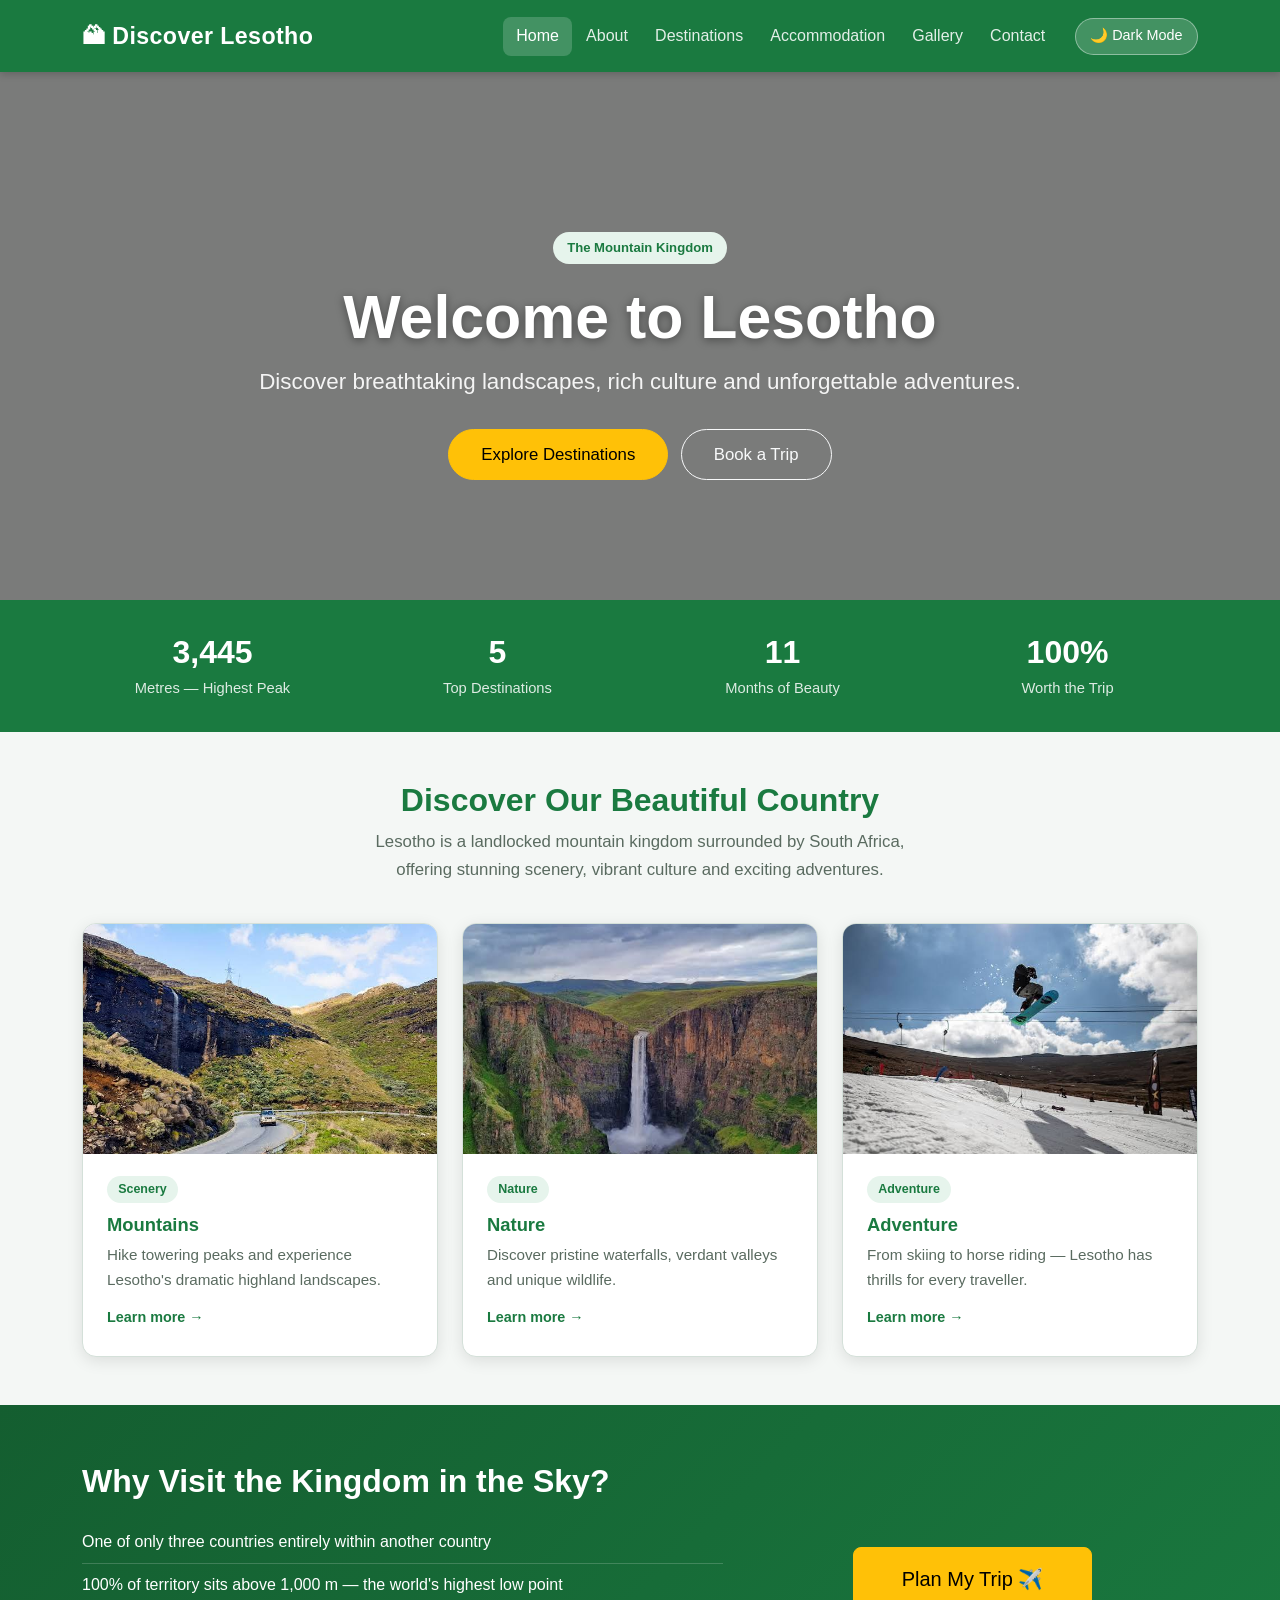
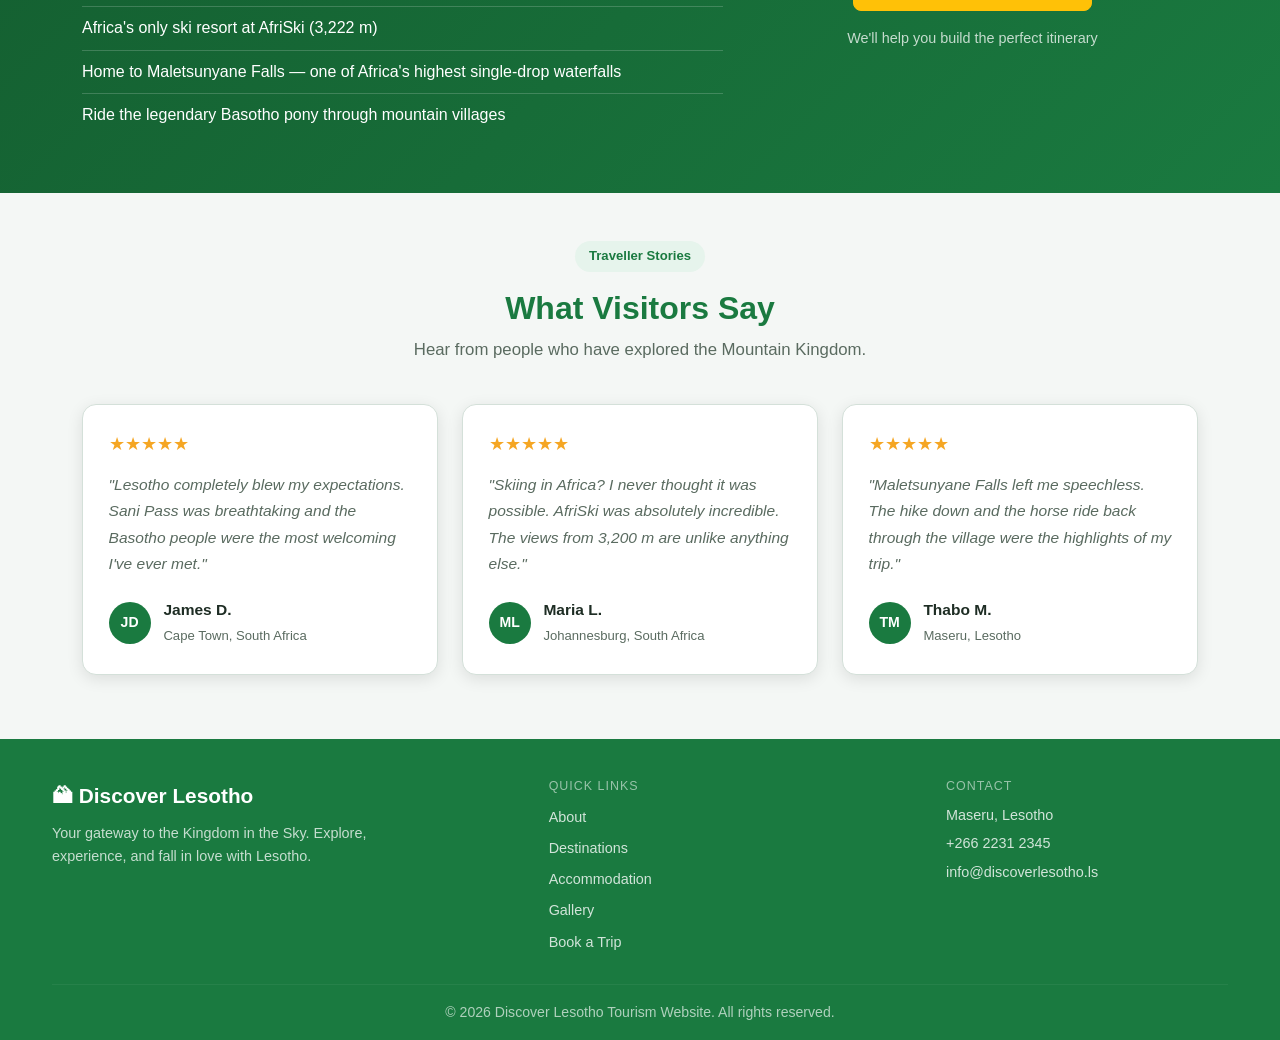
<file: index.html>
<!DOCTYPE html>
<html lang="en" data-theme="light">
<head>
    <meta charset="UTF-8">
    <meta name="viewport" content="width=device-width, initial-scale=1.0">
    <title>Discover Lesotho - Home</title>
    <link href="https://cdn.jsdelivr.net/npm/bootstrap@5.3.3/dist/css/bootstrap.min.css" rel="stylesheet">
    <link rel="stylesheet" href="style.css">
</head>
<body>

<header>
<nav class="navbar navbar-expand-lg navbar-dark">
    <div class="container">
        <a class="navbar-brand" href="index.html">🏔 Discover Lesotho</a>
        <button class="navbar-toggler" data-bs-toggle="collapse" data-bs-target="#menu">
            <span class="navbar-toggler-icon"></span>
        </button>
        <div class="collapse navbar-collapse" id="menu">
            <ul class="navbar-nav ms-auto me-3">
                <li class="nav-item"><a class="nav-link active" href="index.html">Home</a></li>
                <li class="nav-item"><a class="nav-link" href="about.html">About</a></li>
                <li class="nav-item"><a class="nav-link" href="destinations.html">Destinations</a></li>
                <li class="nav-item"><a class="nav-link" href="accommodation.html">Accommodation</a></li>
                <li class="nav-item"><a class="nav-link" href="gallery.html">Gallery</a></li>
                <li class="nav-item"><a class="nav-link" href="contact.html">Contact</a></li>
            </ul>
            <button id="darkToggle">🌙 Dark Mode</button>
        </div>
    </div>
</nav>
</header>

<main>

<!-- HERO -->
<section class="hero">
    <div class="container">
        <span class="badge-pill">The Mountain Kingdom</span>
        <h1>Welcome to Lesotho</h1>
        <p>Discover breathtaking landscapes, rich culture and unforgettable adventures.</p>
        <a href="destinations.html" class="btn btn-warning me-2">Explore Destinations</a>
        <a href="contact.html" class="btn btn-outline-light">Book a Trip</a>
    </div>
</section>

<!-- STATS -->
<div class="stats-bar">
    <div class="container">
        <div class="row g-4 justify-content-center">
            <div class="col-6 col-md-3 stat-item reveal">
                <h3 class="counter" data-target="3482">0</h3>
                <p>Metres — Highest Peak</p>
            </div>
            <div class="col-6 col-md-3 stat-item reveal">
                <h3 class="counter" data-target="6">0</h3>
                <p>Top Destinations</p>
            </div>
            <div class="col-6 col-md-3 stat-item reveal">
                <h3 class="counter" data-target="12">0</h3>
                <p>Months of Beauty</p>
            </div>
            <div class="col-6 col-md-3 stat-item reveal">
                <h3>100%</h3>
                <p>Worth the Trip</p>
            </div>
        </div>
    </div>
</div>


<section class="container my-5">
    <div class="section-header reveal">
        <h2>Discover Our Beautiful Country</h2>
        <p>Lesotho is a landlocked mountain kingdom surrounded by South Africa, offering stunning scenery, vibrant culture and exciting adventures.</p>
    </div>

    <div class="row g-4">
        <div class="col-md-4 reveal">
            <article class="card">
                <img src="highlands.jpeg" class="card-img-top" alt="Beautiful mountains" loading="lazy">
                <div class="card-body">
                    <span class="card-tag"> Scenery</span>
                    <h3>Mountains</h3>
                    <p>Hike towering peaks and experience Lesotho's dramatic highland landscapes.</p>
                    <a href="destinations.html" class="card-link">Learn more →</a>
                </div>
            </article>
        </div>
        <div class="col-md-4 reveal">
            <article class="card">
                <img src="maletsunyane.jpeg" class="card-img-top" alt="Beautiful nature" loading="lazy">
                <div class="card-body">
                    <span class="card-tag"> Nature</span>
                    <h3>Nature</h3>
                    <p>Discover pristine waterfalls, verdant valleys and unique wildlife.</p>
                    <a href="destinations.html" class="card-link">Learn more →</a>
                </div>
            </article>
        </div>
        <div class="col-md-4 reveal">
            <article class="card">
                <img src="ski.jpeg" class="card-img-top" alt="Hiking activity" loading="lazy">
                <div class="card-body">
                    <span class="card-tag"> Adventure</span>
                    <h3>Adventure</h3>
                    <p>From skiing to horse riding — Lesotho has thrills for every traveller.</p>
                    <a href="accommodation.html" class="card-link">Learn more →</a>
                </div>
            </article>
        </div>
    </div>
</section>


<section class="why-banner reveal">
    <div class="container">
        <div class="row align-items-center g-4">
            <div class="col-md-7">
                <h2>Why Visit the Kingdom in the Sky?</h2>
                <ul class="why-list">
                    <li> One of only three countries entirely within another country</li>
                    <li> 100% of territory sits above 1,000 m — the world's highest low point</li>
                    <li> Africa's only ski resort at AfriSki (3,222 m)</li>
                    <li> Home to Maletsunyane Falls — one of Africa's highest single-drop waterfalls</li>
                    <li> Ride the legendary Basotho pony through mountain villages</li>
                </ul>
            </div>
            <div class="col-md-5 text-center">
                <a href="contact.html" class="btn btn-warning btn-lg px-5 py-3">Plan My Trip ✈️</a>
                <p class="mt-3 why-sub">We'll help you build the perfect itinerary</p>
            </div>
        </div>
    </div>
</section>


<section class="container my-5">
    <div class="section-header reveal">
        <span class="badge-pill">Traveller Stories</span>
        <h2>What Visitors Say</h2>
        <p>Hear from people who have explored the Mountain Kingdom.</p>
    </div>
    <div class="row g-4">
        <div class="col-md-4 reveal">
            <div class="testimonial-card">
                <div class="stars">★★★★★</div>
                <p>"Lesotho completely blew my expectations. Sani Pass was breathtaking and the Basotho people were the most welcoming I've ever met."</p>
                <div class="testimonial-author">
                    <div class="author-avatar">JD</div>
                    <div>
                        <strong>James D.</strong>
                        <span>Cape Town, South Africa</span>
                    </div>
                </div>
            </div>
        </div>
        <div class="col-md-4 reveal">
            <div class="testimonial-card">
                <div class="stars">★★★★★</div>
                <p>"Skiing in Africa? I never thought it was possible. AfriSki was absolutely incredible. The views from 3,200 m are unlike anything else."</p>
                <div class="testimonial-author">
                    <div class="author-avatar">ML</div>
                    <div>
                        <strong>Maria L.</strong>
                        <span>Johannesburg, South Africa</span>
                    </div>
                </div>
            </div>
        </div>
        <div class="col-md-4 reveal">
            <div class="testimonial-card">
                <div class="stars">★★★★★</div>
                <p>"Maletsunyane Falls left me speechless. The hike down and the horse ride back through the village were the highlights of my trip."</p>
                <div class="testimonial-author">
                    <div class="author-avatar">TM</div>
                    <div>
                        <strong>Thabo M.</strong>
                        <span>Maseru, Lesotho</span>
                    </div>
                </div>
            </div>
        </div>
    </div>
</section>

</main>


<button id="backToTop" title="Back to top">↑</button>

<footer>
    <div class="container footer-inner">
        <div class="row g-3 justify-content-between align-items-start">
            <div class="col-md-4">
                <div class="footer-brand">🏔 Discover Lesotho</div>
                <p class="footer-desc">Your gateway to the Kingdom in the Sky. Explore, experience, and fall in love with Lesotho.</p>
            </div>
            <div class="col-md-3">
                <h6 class="footer-heading">Quick Links</h6>
                <ul class="footer-links">
                    <li><a href="about.html">About</a></li>
                    <li><a href="destinations.html">Destinations</a></li>
                    <li><a href="accommodation.html">Accommodation</a></li>
                    <li><a href="gallery.html">Gallery</a></li>
                    <li><a href="contact.html">Book a Trip</a></li>
                </ul>
            </div>
            <div class="col-md-3">
                <h6 class="footer-heading">Contact</h6>
                <p class="footer-contact"> Maseru, Lesotho</p>
                <p class="footer-contact"> +266 2231 2345</p>
                <p class="footer-contact">info@discoverlesotho.ls</p>
            </div>
        </div>
        <hr class="footer-divider">
        <p class="footer-copy">&copy; 2026 Discover Lesotho Tourism Website. All rights reserved.</p>
    </div>
</footer>

<script src="https://cdn.jsdelivr.net/npm/bootstrap@5.3.3/dist/js/bootstrap.bundle.min.js"></script>
<script src="script.js"></script>
</body>
</html>
</file>
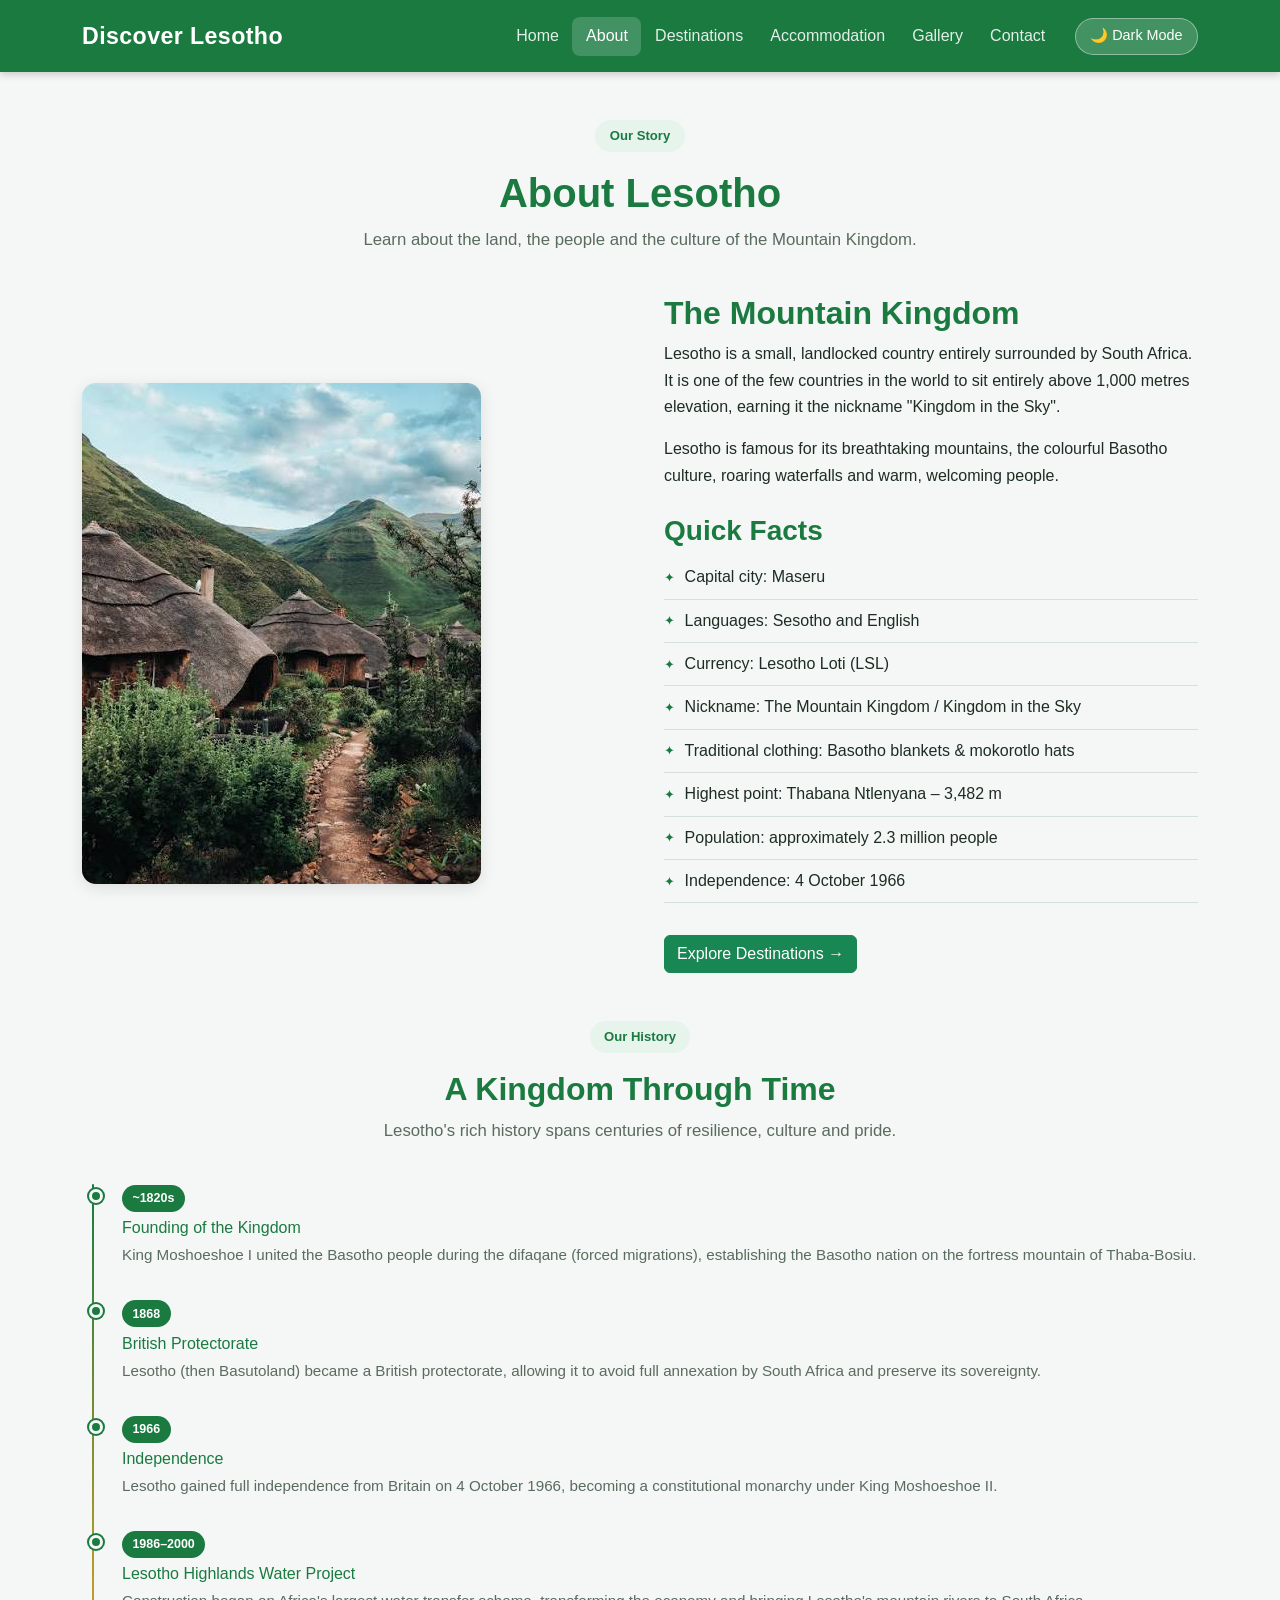
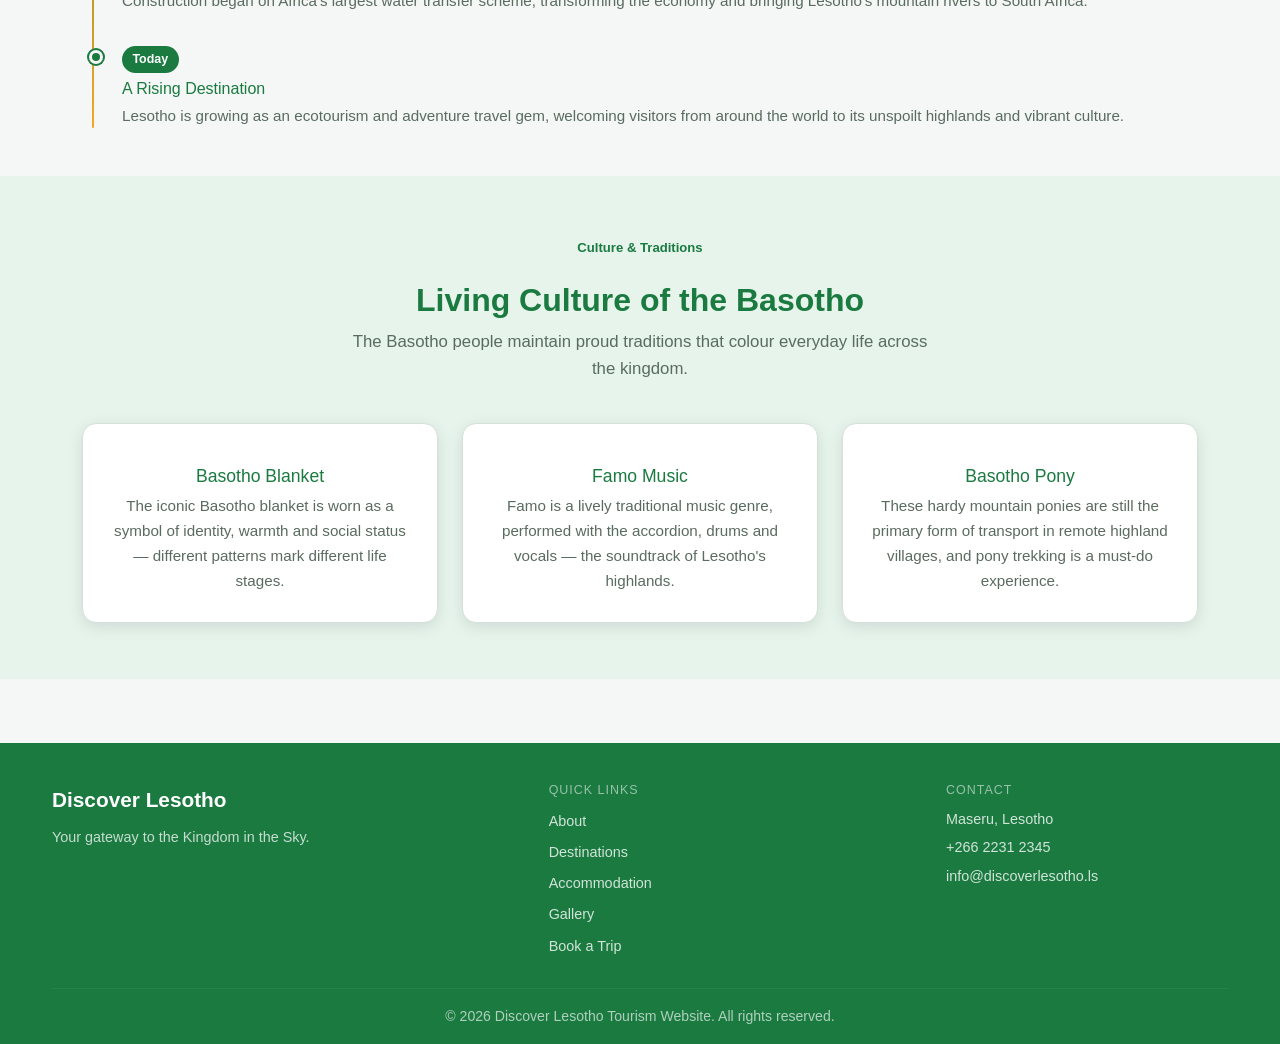
<file: about.html>
<!DOCTYPE html>
<html lang="en" data-theme="light">
<head>
    <meta charset="UTF-8">
    <meta name="viewport" content="width=device-width, initial-scale=1.0">
    <title>About Lesotho - Discover Lesotho</title>
    <link href="https://cdn.jsdelivr.net/npm/bootstrap@5.3.3/dist/css/bootstrap.min.css" rel="stylesheet">
    <link rel="stylesheet" href="style.css">
</head>
<body>

<header>
<nav class="navbar navbar-expand-lg navbar-dark">
    <div class="container">
        <a class="navbar-brand" href="index.html"> Discover Lesotho</a>
        <button class="navbar-toggler" data-bs-toggle="collapse" data-bs-target="#menu">
            <span class="navbar-toggler-icon"></span>
        </button>
        <div class="collapse navbar-collapse" id="menu">
            <ul class="navbar-nav ms-auto me-3">
                <li class="nav-item"><a class="nav-link" href="index.html">Home</a></li>
                <li class="nav-item"><a class="nav-link active" href="about.html">About</a></li>
                <li class="nav-item"><a class="nav-link" href="destinations.html">Destinations</a></li>
                <li class="nav-item"><a class="nav-link" href="accommodation.html">Accommodation</a></li>
                <li class="nav-item"><a class="nav-link" href="gallery.html">Gallery</a></li>
                <li class="nav-item"><a class="nav-link" href="contact.html">Contact</a></li>
            </ul>
            <button id="darkToggle"> Dark Mode</button>
        </div>
    </div>
</nav>
</header>

<main>
<section class="container my-5">
    <div class="section-header reveal">
        <span class="badge-pill">Our Story</span>
        <h1>About Lesotho</h1>
        <p>Learn about the land, the people and the culture of the Mountain Kingdom.</p>
    </div>

    <div class="row align-items-center g-5">
        <div class="col-md-6 reveal">
            <img src="lesotho.jpeg?w=800"
                 class="img-fluid about-img" alt="Mountain landscape of Lesotho" loading="lazy">
        </div>
        <div class="col-md-6 reveal">
            <h2>The Mountain Kingdom</h2>
            <p>Lesotho is a small, landlocked country entirely surrounded by South Africa. It is one of the few countries in the world to sit entirely above 1,000 metres elevation, earning it the nickname "Kingdom in the Sky".</p>
            <p>Lesotho is famous for its breathtaking mountains, the colourful Basotho culture, roaring waterfalls and warm, welcoming people.</p>

            <h3 class="mt-4">Quick Facts</h3>
            <ul class="facts-list">
                <li>Capital city: Maseru</li>
                <li>Languages: Sesotho and English</li>
                <li>Currency: Lesotho Loti (LSL)</li>
                <li>Nickname: The Mountain Kingdom / Kingdom in the Sky</li>
                <li>Traditional clothing: Basotho blankets &amp; mokorotlo hats</li>
                <li>Highest point: Thabana Ntlenyana – 3,482 m</li>
                <li>Population: approximately 2.3 million people</li>
                <li>Independence: 4 October 1966</li>
            </ul>

            <a href="destinations.html" class="btn btn-success mt-3">Explore Destinations →</a>
        </div>
    </div>
</section>


<section class="container my-5">
    <div class="section-header reveal">
        <span class="badge-pill">Our History</span>
        <h2>A Kingdom Through Time</h2>
        <p>Lesotho's rich history spans centuries of resilience, culture and pride.</p>
    </div>
    <div class="timeline">
        <div class="timeline-item reveal">
            <div class="timeline-dot"></div>
            <div class="timeline-content">
                <span class="timeline-year">~1820s</span>
                <h4>Founding of the Kingdom</h4>
                <p>King Moshoeshoe I united the Basotho people during the difaqane (forced migrations), establishing the Basotho nation on the fortress mountain of Thaba-Bosiu.</p>
            </div>
        </div>
        <div class="timeline-item reveal">
            <div class="timeline-dot"></div>
            <div class="timeline-content">
                <span class="timeline-year">1868</span>
                <h4>British Protectorate</h4>
                <p>Lesotho (then Basutoland) became a British protectorate, allowing it to avoid full annexation by South Africa and preserve its sovereignty.</p>
            </div>
        </div>
        <div class="timeline-item reveal">
            <div class="timeline-dot"></div>
            <div class="timeline-content">
                <span class="timeline-year">1966</span>
                <h4>Independence</h4>
                <p>Lesotho gained full independence from Britain on 4 October 1966, becoming a constitutional monarchy under King Moshoeshoe II.</p>
            </div>
        </div>
        <div class="timeline-item reveal">
            <div class="timeline-dot"></div>
            <div class="timeline-content">
                <span class="timeline-year">1986–2000</span>
                <h4>Lesotho Highlands Water Project</h4>
                <p>Construction began on Africa's largest water transfer scheme, transforming the economy and bringing Lesotho's mountain rivers to South Africa.</p>
            </div>
        </div>
        <div class="timeline-item reveal">
            <div class="timeline-dot"></div>
            <div class="timeline-content">
                <span class="timeline-year">Today</span>
                <h4>A Rising Destination</h4>
                <p>Lesotho is growing as an ecotourism and adventure travel gem, welcoming visitors from around the world to its unspoilt highlands and vibrant culture.</p>
            </div>
        </div>
    </div>
</section>

<!-- CULTURE SECTION -->
<section class="culture-section reveal">
    <div class="container">
        <div class="section-header">
            <span class="badge-pill">Culture &amp; Traditions</span>
            <h2>Living Culture of the Basotho</h2>
            <p>The Basotho people maintain proud traditions that colour everyday life across the kingdom.</p>
        </div>
        <div class="row g-4">
            <div class="col-md-4">
                <div class="culture-card">
                    <div class="culture-icon"></div>
                    <h4>Basotho Blanket</h4>
                    <p>The iconic Basotho blanket is worn as a symbol of identity, warmth and social status — different patterns mark different life stages.</p>
                </div>
            </div>
            <div class="col-md-4">
                <div class="culture-card">
                    <div class="culture-icon"></div>
                    <h4>Famo Music</h4>
                    <p>Famo is a lively traditional music genre, performed with the accordion, drums and vocals — the soundtrack of Lesotho's highlands.</p>
                </div>
            </div>
            <div class="col-md-4">
                <div class="culture-card">
                    <div class="culture-icon"></div>
                    <h4>Basotho Pony</h4>
                    <p>These hardy mountain ponies are still the primary form of transport in remote highland villages, and pony trekking is a must-do experience.</p>
                </div>
            </div>
        </div>
    </div>
</section>

</main>

<!-- BACK TO TOP -->
<button id="backToTop" title="Back to top">↑</button>

<footer>
    <div class="container footer-inner">
        <div class="row g-3 justify-content-between align-items-start">
            <div class="col-md-4">
                <div class="footer-brand"> Discover Lesotho</div>
                <p class="footer-desc">Your gateway to the Kingdom in the Sky.</p>
            </div>
            <div class="col-md-3">
                <h6 class="footer-heading">Quick Links</h6>
                <ul class="footer-links">
                    <li><a href="about.html">About</a></li>
                    <li><a href="destinations.html">Destinations</a></li>
                    <li><a href="accommodation.html">Accommodation</a></li>
                    <li><a href="gallery.html">Gallery</a></li>
                    <li><a href="contact.html">Book a Trip</a></li>
                </ul>
            </div>
            <div class="col-md-3">
                <h6 class="footer-heading">Contact</h6>
                <p class="footer-contact"> Maseru, Lesotho</p>
                <p class="footer-contact"> +266 2231 2345</p>
                <p class="footer-contact"> info@discoverlesotho.ls</p>
            </div>
        </div>
        <hr class="footer-divider">
        <p class="footer-copy">&copy; 2026 Discover Lesotho Tourism Website. All rights reserved.</p>
    </div>
</footer>

<script src="https://cdn.jsdelivr.net/npm/bootstrap@5.3.3/dist/js/bootstrap.bundle.min.js"></script>
<script src="script.js"></script>
</body>
</html>
</file>
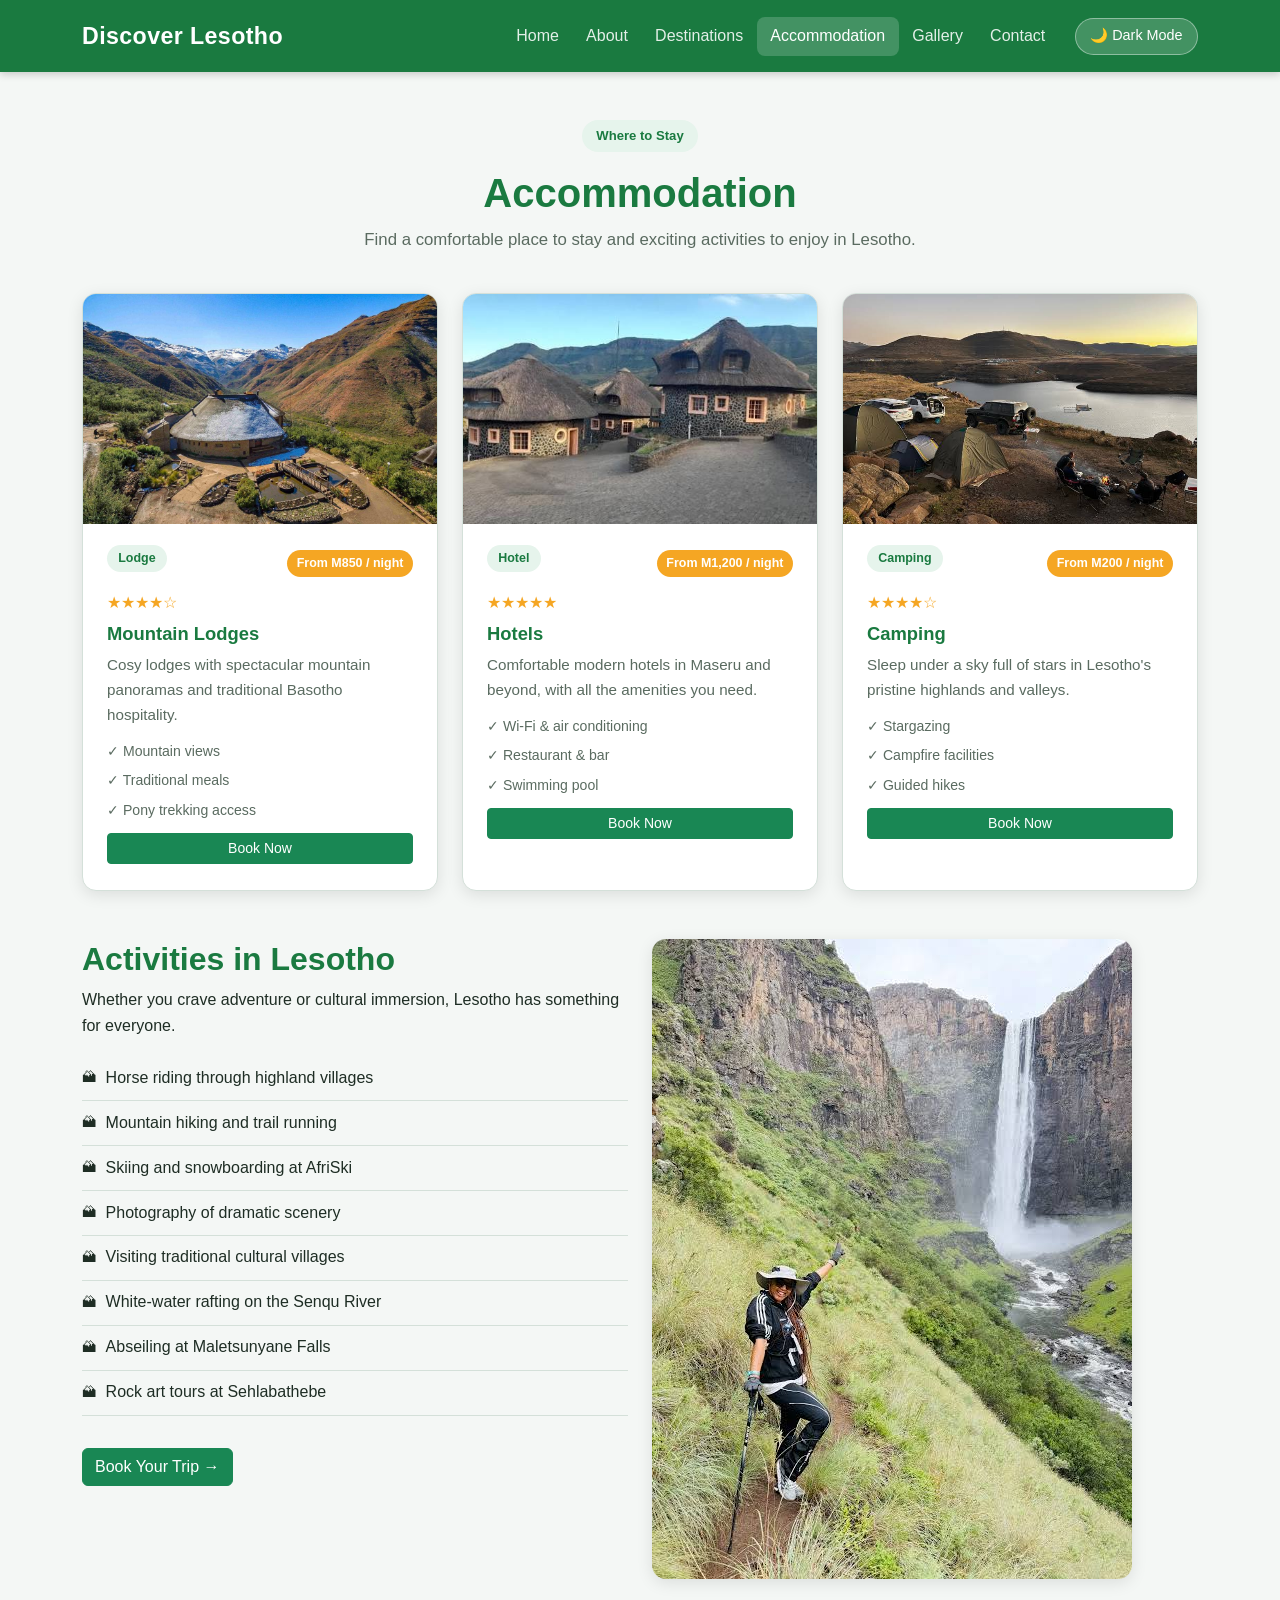
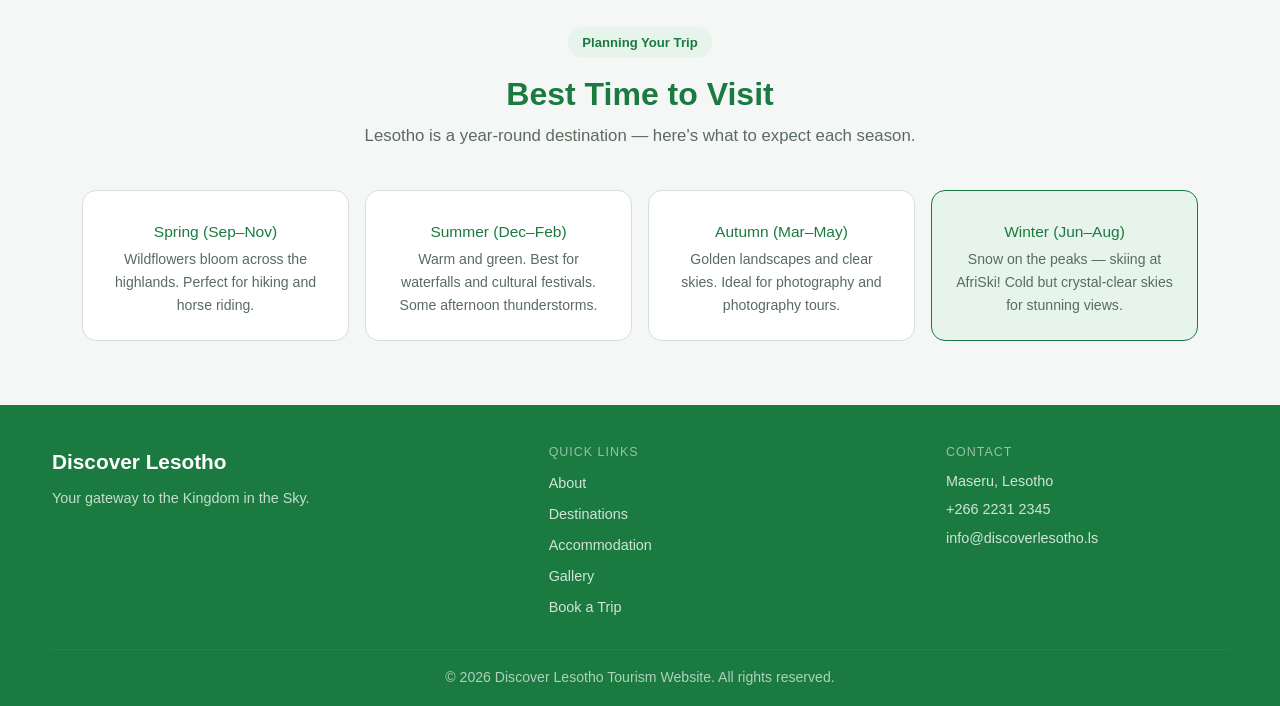
<file: accommodation.html>
<!DOCTYPE html>
<html lang="en" data-theme="light">
<head>
    <meta charset="UTF-8">
    <meta name="viewport" content="width=device-width, initial-scale=1.0">
    <title>Accommodation &amp; Activities - Discover Lesotho</title>
    <link href="https://cdn.jsdelivr.net/npm/bootstrap@5.3.3/dist/css/bootstrap.min.css" rel="stylesheet">
    <link rel="stylesheet" href="style.css">
</head>
<body>

<header>
<nav class="navbar navbar-expand-lg navbar-dark">
    <div class="container">
        <a class="navbar-brand" href="index.html"> Discover Lesotho</a>
        <button class="navbar-toggler" data-bs-toggle="collapse" data-bs-target="#menu">
            <span class="navbar-toggler-icon"></span>
        </button>
        <div class="collapse navbar-collapse" id="menu">
            <ul class="navbar-nav ms-auto me-3">
                <li class="nav-item"><a class="nav-link" href="index.html">Home</a></li>
                <li class="nav-item"><a class="nav-link" href="about.html">About</a></li>
                <li class="nav-item"><a class="nav-link" href="destinations.html">Destinations</a></li>
                <li class="nav-item"><a class="nav-link active" href="accommodation.html">Accommodation</a></li>
                <li class="nav-item"><a class="nav-link" href="gallery.html">Gallery</a></li>
                <li class="nav-item"><a class="nav-link" href="contact.html">Contact</a></li>
            </ul>
            <button id="darkToggle"> Dark Mode</button>
        </div>
    </div>
</nav>
</header>

<main class="container my-5">
    <div class="section-header reveal">
        <span class="badge-pill">Where to Stay</span>
        <h1>Accommodation</h1>
        <p>Find a comfortable place to stay and exciting activities to enjoy in Lesotho.</p>
    </div>

    <div class="row g-4">
        <div class="col-md-4 reveal">
            <article class="card">
                <img src="lodge.jpg?w=600"
                     class="card-img-top" alt="Mountain lodge" loading="lazy">
                <div class="card-body">
                    <div class="accom-meta">
                        <span class="card-tag"> Lodge</span>
                        <span class="price-badge">From M850 / night</span>
                    </div>
                    <div class="accom-stars">★★★★☆</div>
                    <h3>Mountain Lodges</h3>
                    <p>Cosy lodges with spectacular mountain panoramas and traditional Basotho hospitality.</p>
                    <ul class="accom-amenities">
                        <li>✓ Mountain views</li>
                        <li>✓ Traditional meals</li>
                        <li>✓ Pony trekking access</li>
                    </ul>
                    <a href="contact.html" class="btn btn-success btn-sm mt-2 w-100">Book Now</a>
                </div>
            </article>
        </div>
        <div class="col-md-4 reveal">
            <article class="card">
                <img src="hotel.jpeg?w=600"
                     class="card-img-top" alt="Hotel room" loading="lazy">
                <div class="card-body">
                    <div class="accom-meta">
                        <span class="card-tag">Hotel</span>
                        <span class="price-badge">From M1,200 / night</span>
                    </div>
                    <div class="accom-stars">★★★★★</div>
                    <h3>Hotels</h3>
                    <p>Comfortable modern hotels in Maseru and beyond, with all the amenities you need.</p>
                    <ul class="accom-amenities">
                        <li>✓ Wi-Fi &amp; air conditioning</li>
                        <li>✓ Restaurant &amp; bar</li>
                        <li>✓ Swimming pool</li>
                    </ul>
                    <a href="contact.html" class="btn btn-success btn-sm mt-2 w-100">Book Now</a>
                </div>
            </article>
        </div>
        <div class="col-md-4 reveal">
            <article class="card">
                <img src="camping.jpeg?w=600"
                     class="card-img-top" alt="Camping under the stars" loading="lazy">
                <div class="card-body">
                    <div class="accom-meta">
                        <span class="card-tag"> Camping</span>
                        <span class="price-badge">From M200 / night</span>
                    </div>
                    <div class="accom-stars">★★★★☆</div>
                    <h3>Camping</h3>
                    <p>Sleep under a sky full of stars in Lesotho's pristine highlands and valleys.</p>
                    <ul class="accom-amenities">
                        <li>✓ Stargazing</li>
                        <li>✓ Campfire facilities</li>
                        <li>✓ Guided hikes</li>
                    </ul>
                    <a href="contact.html" class="btn btn-success btn-sm mt-2 w-100">Book Now</a>
                </div>
            </article>
        </div>
    </div>

    <section class="mt-5">
        <div class="row g-4 align-items-start">
            <div class="col-md-6 reveal">
                <h2>Activities in Lesotho</h2>
                <p>Whether you crave adventure or cultural immersion, Lesotho has something for everyone.</p>
                <ul class="activities-list">
                    <li>Horse riding through highland villages</li>
                    <li>Mountain hiking and trail running</li>
                    <li>Skiing and snowboarding at AfriSki</li>
                    <li>Photography of dramatic scenery</li>
                    <li>Visiting traditional cultural villages</li>
                    <li>White-water rafting on the Senqu River</li>
                    <li>Abseiling at Maletsunyane Falls</li>
                    <li>Rock art tours at Sehlabathebe</li>
                </ul>
                <a href="contact.html" class="btn btn-success mt-3">Book Your Trip →</a>
            </div>
            <div class="col-md-6 reveal">
                <img src="hiking.jpeg?w=700"
                     class="img-fluid about-img" alt="Hiking in the mountains" loading="lazy">
            </div>
        </div>
    </section>

    
    <section class="mt-5 reveal">
        <div class="section-header">
            <span class="badge-pill">Planning Your Trip</span>
            <h2>Best Time to Visit</h2>
            <p>Lesotho is a year-round destination — here's what to expect each season.</p>
        </div>
        <div class="row g-3">
            <div class="col-md-3">
                <div class="season-card">
                    <div class="season-icon"></div>
                    <h5>Spring (Sep–Nov)</h5>
                    <p>Wildflowers bloom across the highlands. Perfect for hiking and horse riding.</p>
                </div>
            </div>
            <div class="col-md-3">
                <div class="season-card">
                    <div class="season-icon"></div>
                    <h5>Summer (Dec–Feb)</h5>
                    <p>Warm and green. Best for waterfalls and cultural festivals. Some afternoon thunderstorms.</p>
                </div>
            </div>
            <div class="col-md-3">
                <div class="season-card">
                    <div class="season-icon"></div>
                    <h5>Autumn (Mar–May)</h5>
                    <p>Golden landscapes and clear skies. Ideal for photography and photography tours.</p>
                </div>
            </div>
            <div class="col-md-3">
                <div class="season-card season-card--highlight">
                    <div class="season-icon"></div>
                    <h5>Winter (Jun–Aug)</h5>
                    <p>Snow on the peaks — skiing at AfriSki! Cold but crystal-clear skies for stunning views.</p>
                </div>
            </div>
        </div>
    </section>
</main>


<button id="backToTop" title="Back to top">↑</button>

<footer>
    <div class="container footer-inner">
        <div class="row g-3 justify-content-between align-items-start">
            <div class="col-md-4">
                <div class="footer-brand"> Discover Lesotho</div>
                <p class="footer-desc">Your gateway to the Kingdom in the Sky.</p>
            </div>
            <div class="col-md-3">
                <h6 class="footer-heading">Quick Links</h6>
                <ul class="footer-links">
                    <li><a href="about.html">About</a></li>
                    <li><a href="destinations.html">Destinations</a></li>
                    <li><a href="accommodation.html">Accommodation</a></li>
                    <li><a href="gallery.html">Gallery</a></li>
                    <li><a href="contact.html">Book a Trip</a></li>
                </ul>
            </div>
            <div class="col-md-3">
                <h6 class="footer-heading">Contact</h6>
                <p class="footer-contact"> Maseru, Lesotho</p>
                <p class="footer-contact"> +266 2231 2345</p>
                <p class="footer-contact"> info@discoverlesotho.ls</p>
            </div>
        </div>
        <hr class="footer-divider">
        <p class="footer-copy">&copy; 2026 Discover Lesotho Tourism Website. All rights reserved.</p>
    </div>
</footer>

<script src="https://cdn.jsdelivr.net/npm/bootstrap@5.3.3/dist/js/bootstrap.bundle.min.js"></script>
<script src="script.js"></script>
</body>
</html>
</file>
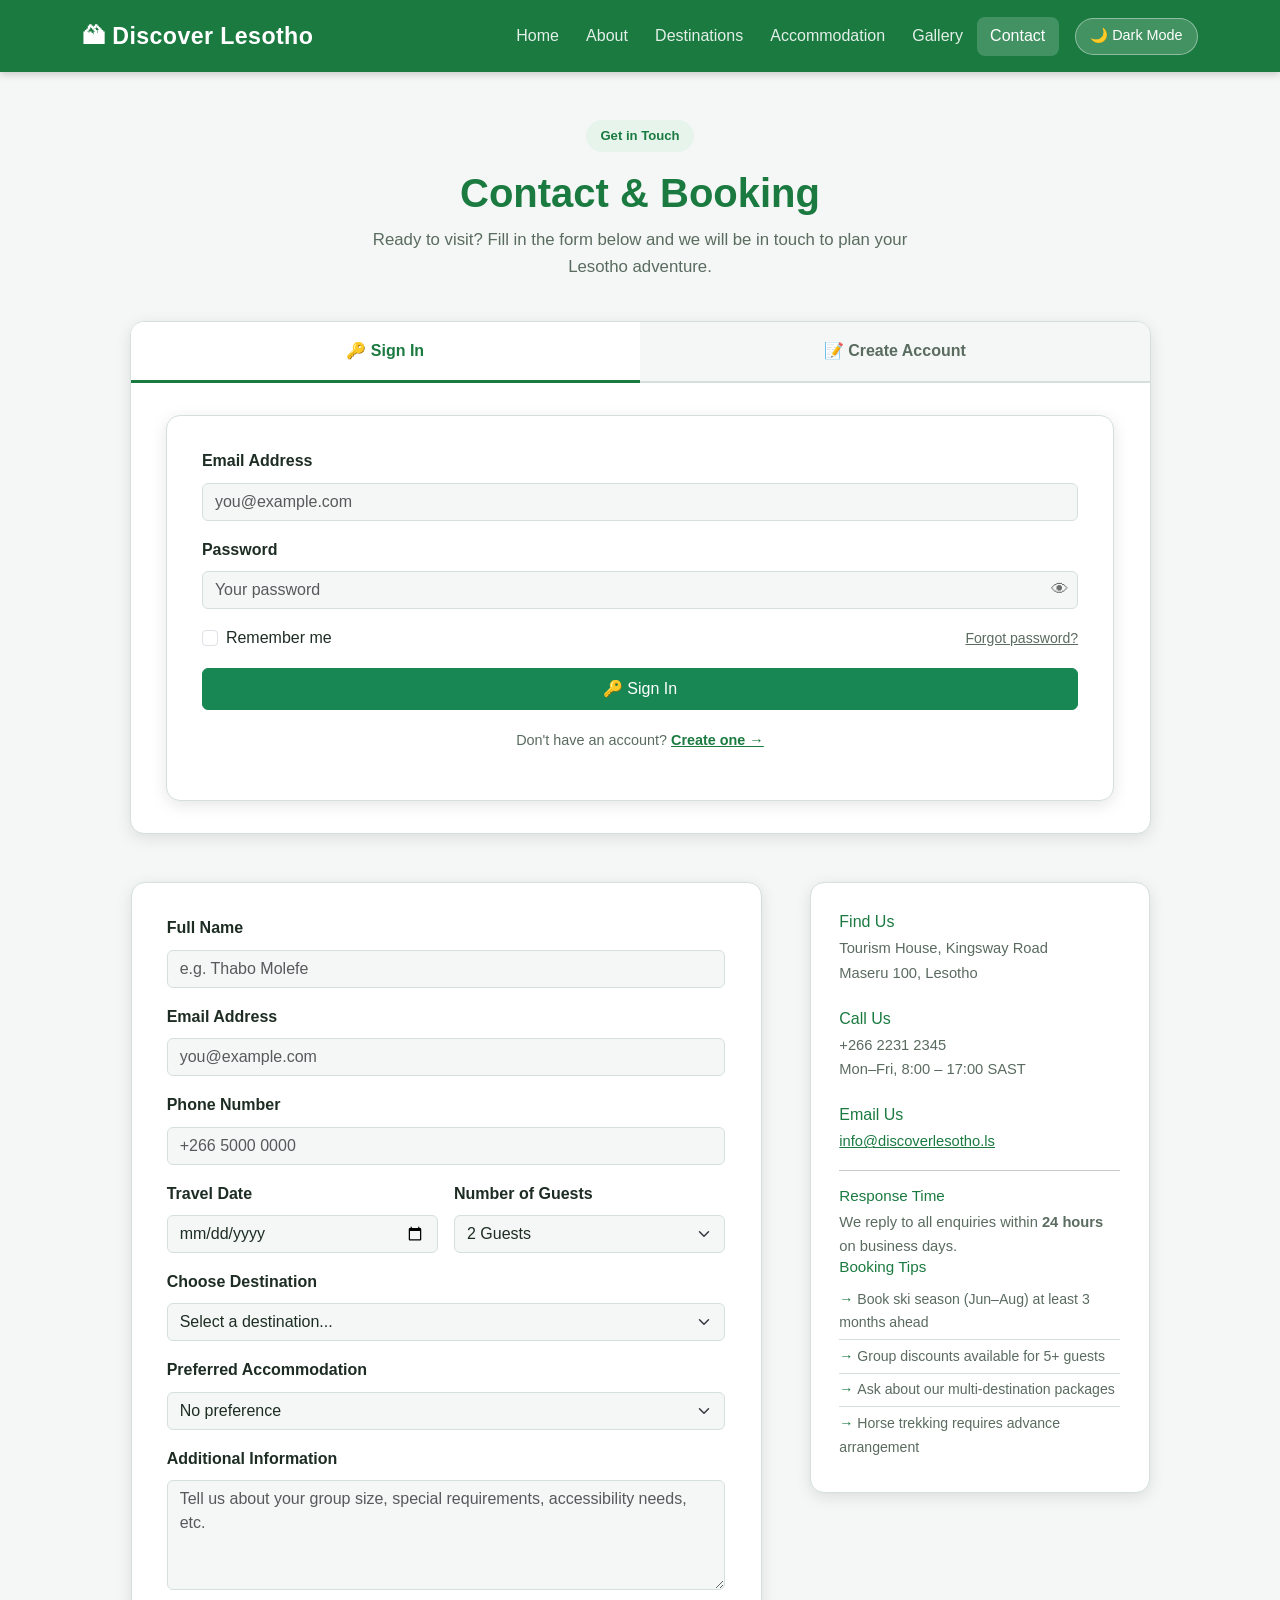
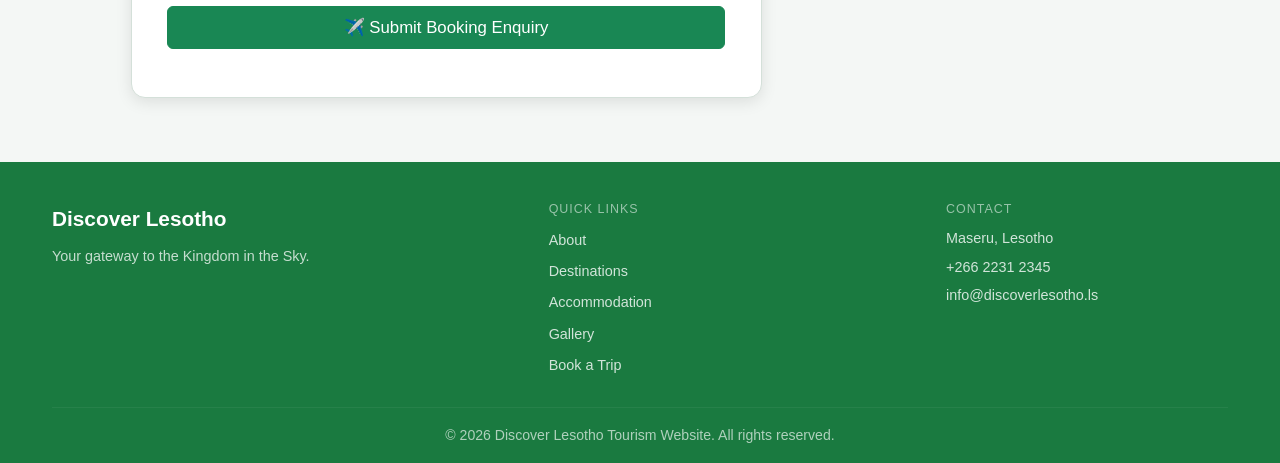
<file: contact.html>
<!DOCTYPE html>
<html lang="en" data-theme="light">
<head>
    <meta charset="UTF-8">
    <meta name="viewport" content="width=device-width, initial-scale=1.0">
    <title>Contact &amp; Booking - Discover Lesotho</title>
    <link href="https://cdn.jsdelivr.net/npm/bootstrap@5.3.3/dist/css/bootstrap.min.css" rel="stylesheet">
    <link rel="stylesheet" href="style.css">
</head>
<body>

<header>
<nav class="navbar navbar-expand-lg navbar-dark">
    <div class="container">
        <a class="navbar-brand" href="index.html">🏔 Discover Lesotho</a>
        <button class="navbar-toggler" data-bs-toggle="collapse" data-bs-target="#menu">
            <span class="navbar-toggler-icon"></span>
        </button>
        <div class="collapse navbar-collapse" id="menu">
            <ul class="navbar-nav ms-auto me-3">
                <li class="nav-item"><a class="nav-link" href="index.html">Home</a></li>
                <li class="nav-item"><a class="nav-link" href="about.html">About</a></li>
                <li class="nav-item"><a class="nav-link" href="destinations.html">Destinations</a></li>
                <li class="nav-item"><a class="nav-link" href="accommodation.html">Accommodation</a></li>
                <li class="nav-item"><a class="nav-link" href="gallery.html">Gallery</a></li>
                <li class="nav-item"><a class="nav-link active" href="contact.html">Contact</a></li>
            </ul>
            <button id="darkToggle">🌙 Dark Mode</button>
        </div>
    </div>
</nav>
</header>

<main class="container my-5">
    <div class="section-header reveal">
        <span class="badge-pill">Get in Touch</span>
        <h1>Contact &amp; Booking</h1>
        <p>Ready to visit? Fill in the form below and we will be in touch to plan your Lesotho adventure.</p>
    </div>

    <!-- ── ACCOUNT TABS ── -->
    <div class="row justify-content-center mb-5 reveal">
        <div class="col-lg-11">
            <div class="auth-panel">
                <!-- Tab buttons -->
                <div class="auth-tabs" role="tablist">
                    <button class="auth-tab active" id="tab-login"
                            role="tab" aria-selected="true"  aria-controls="pane-login"
                            onclick="switchAuthTab('login')">
                        🔑 Sign In
                    </button>
                    <button class="auth-tab" id="tab-register"
                            role="tab" aria-selected="false" aria-controls="pane-register"
                            onclick="switchAuthTab('register')">
                        📝 Create Account
                    </button>
                </div>

                <!-- SIGN IN pane -->
                <div id="pane-login" class="auth-pane" role="tabpanel" aria-labelledby="tab-login">
                    <form id="loginForm" novalidate autocomplete="on">
                        <div class="mb-3">
                            <label for="loginEmail" class="form-label">Email Address</label>
                            <input type="email" id="loginEmail" class="form-control"
                                   placeholder="you@example.com" required autocomplete="email">
                        </div>
                        <div class="mb-3">
                            <label for="loginPassword" class="form-label">Password</label>
                            <div class="password-wrap">
                                <input type="password" id="loginPassword" class="form-control"
                                       placeholder="Your password" required minlength="6"
                                       autocomplete="current-password">
                                <button type="button" class="pw-toggle" onclick="togglePw('loginPassword', this)"
                                        aria-label="Show password">👁</button>
                            </div>
                        </div>
                        <div class="mb-3 d-flex justify-content-between align-items-center">
                            <label class="form-check-label d-flex gap-2 align-items-center" style="cursor:pointer;">
                                <input type="checkbox" id="rememberMe" class="form-check-input m-0"> Remember me
                            </label>
                            <a href="#" class="forgot-link" onclick="showForgot(); return false;">Forgot password?</a>
                        </div>
                        <button type="submit" class="btn btn-success w-100 py-2">
                            🔑 Sign In
                        </button>
                        <div id="loginFeedback" class="mt-3" aria-live="polite"></div>
                        <p class="auth-switch-hint">
                            Don't have an account?
                            <a href="#" onclick="switchAuthTab('register'); return false;">Create one →</a>
                        </p>
                    </form>
                </div>

                <!-- REGISTER pane -->
                <div id="pane-register" class="auth-pane" role="tabpanel"
                     aria-labelledby="tab-register" style="display:none;">
                    <form id="registerForm" novalidate autocomplete="on">
                        <div class="row g-3">
                            <div class="col-sm-6 mb-1">
                                <label for="regFirstName" class="form-label">First Name</label>
                                <input type="text" id="regFirstName" class="form-control"
                                       placeholder="e.g. Thabo" required minlength="2"
                                       autocomplete="given-name">
                            </div>
                            <div class="col-sm-6 mb-1">
                                <label for="regLastName" class="form-label">Last Name</label>
                                <input type="text" id="regLastName" class="form-control"
                                       placeholder="e.g. Molefe" required minlength="2"
                                       autocomplete="family-name">
                            </div>
                        </div>
                        <div class="mb-3">
                            <label for="regEmail" class="form-label">Email Address</label>
                            <input type="email" id="regEmail" class="form-control"
                                   placeholder="you@example.com" required autocomplete="email">
                            <div class="form-text">We'll send your booking confirmations here.</div>
                        </div>
                        <div class="mb-3">
                            <label for="regPhone" class="form-label">Phone Number</label>
                            <input type="tel" id="regPhone" class="form-control"
                                   placeholder="+266 5000 0000"
                                   pattern="[0-9+() -]{7,20}" required
                                   autocomplete="tel">
                        </div>
                        <div class="mb-3">
                            <label for="regCountry" class="form-label">Country</label>
                            <select id="regCountry" class="form-select" required>
                                <option value="">Select your country...</option>
                                <option value="LS" selected>Lesotho</option>
                                <option value="ZA">South Africa</option>
                                <option value="BW">Botswana</option>
                                <option value="ZW">Zimbabwe</option>
                                <option value="MZ">Mozambique</option>
                                <option value="NA">Namibia</option>
                                <option value="GB">United Kingdom</option>
                                <option value="US">United States</option>
                                <option value="DE">Germany</option>
                                <option value="FR">France</option>
                                <option value="AU">Australia</option>
                                <option value="OTHER">Other</option>
                            </select>
                        </div>
                        <div class="mb-3">
                            <label for="regPassword" class="form-label">Password</label>
                            <div class="password-wrap">
                                <input type="password" id="regPassword" class="form-control"
                                       placeholder="Min. 8 characters" required minlength="8"
                                       autocomplete="new-password" oninput="updateStrength(this.value)">
                                <button type="button" class="pw-toggle" onclick="togglePw('regPassword', this)"
                                        aria-label="Show password">👁</button>
                            </div>
                            <!-- Strength meter -->
                            <div class="strength-bar mt-2">
                                <div class="strength-fill" id="strengthFill"></div>
                            </div>
                            <small id="strengthLabel" class="form-text"></small>
                        </div>
                        <div class="mb-3">
                            <label for="regConfirm" class="form-label">Confirm Password</label>
                            <div class="password-wrap">
                                <input type="password" id="regConfirm" class="form-control"
                                       placeholder="Repeat your password" required minlength="8"
                                       autocomplete="new-password">
                                <button type="button" class="pw-toggle" onclick="togglePw('regConfirm', this)"
                                        aria-label="Show password">👁</button>
                            </div>
                        </div>
                        <div class="mb-3">
                            <div class="form-check">
                                <input class="form-check-input" type="checkbox" id="regTerms" required>
                                <label class="form-check-label" for="regTerms">
                                    I agree to the
                                    <a href="#" onclick="return false;">Terms &amp; Conditions</a>
                                    and
                                    <a href="#" onclick="return false;">Privacy Policy</a>
                                </label>
                            </div>
                        </div>
                        <div class="mb-3">
                            <div class="form-check">
                                <input class="form-check-input" type="checkbox" id="regNewsletter">
                                <label class="form-check-label" for="regNewsletter">
                                    Send me travel tips and special offers 🎁
                                </label>
                            </div>
                        </div>
                        <button type="submit" class="btn btn-success w-100 py-2">
                            📝 Create My Account
                        </button>
                        <div id="registerFeedback" class="mt-3" aria-live="polite"></div>
                        <p class="auth-switch-hint">
                            Already have an account?
                            <a href="#" onclick="switchAuthTab('login'); return false;">Sign in →</a>
                        </p>
                    </form>
                </div>
            </div>
        </div>
    </div>
    

    <div class="row g-5 justify-content-center">
        
        <div class="col-lg-7 reveal">
            <form id="bookingForm" novalidate>
                <div class="mb-3">
                    <label for="name" class="form-label">Full Name</label>
                    <input type="text" id="name" class="form-control" placeholder="e.g. Thabo Molefe" required minlength="2">
                </div>

                <div class="mb-3">
                    <label for="email" class="form-label">Email Address</label>
                    <input type="email" id="email" class="form-control" placeholder="you@example.com" required>
                </div>

                <div class="mb-3">
                    <label for="phone" class="form-label">Phone Number</label>
                    <input type="tel" id="phone" class="form-control" placeholder="+266 5000 0000"
                           pattern="[0-9+() -]{7,20}" required>
                </div>

                <div class="row g-3">
                    <div class="col-sm-6 mb-3">
                        <label for="date" class="form-label">Travel Date</label>
                        <input type="date" id="date" class="form-control" required>
                    </div>
                    <div class="col-sm-6 mb-3">
                        <label for="guests" class="form-label">Number of Guests</label>
                        <select id="guests" class="form-select">
                            <option value="1">1 Guest</option>
                            <option value="2" selected>2 Guests</option>
                            <option value="3">3 Guests</option>
                            <option value="4">4 Guests</option>
                            <option value="5+">5+ Guests</option>
                        </select>
                    </div>
                </div>

                <div class="mb-3">
                    <label for="destination" class="form-label">Choose Destination</label>
                    <select id="destination" class="form-select" required>
                        <option value="">Select a destination...</option>
                        <option>Maletsunyane Falls</option>
                        <option>Katse Dam</option>
                        <option>AfriSki</option>
                        <option>Thaba-Bosiu</option>
                        <option>Sani Pass</option>
                        <option>Sehlabathebe National Park</option>
                        <option>Multi-destination Tour</option>
                    </select>
                </div>

                <div class="mb-3">
                    <label for="accommodation" class="form-label">Preferred Accommodation</label>
                    <select id="accommodation" class="form-select">
                        <option value="">No preference</option>
                        <option>Mountain Lodge</option>
                        <option>Hotel</option>
                        <option>Camping</option>
                    </select>
                </div>

                <div class="mb-3">
                    <label for="message" class="form-label">Additional Information</label>
                    <textarea id="message" class="form-control" rows="4"
                              placeholder="Tell us about your group size, special requirements, accessibility needs, etc."></textarea>
                </div>

                <button type="submit" class="btn btn-success w-100 py-2" style="font-size:1.05rem;">
                    ✈️ Submit Booking Enquiry
                </button>

                <div id="feedback" class="mt-3" aria-live="polite"></div>
            </form>
        </div>

        <!-- CONTACT INFO SIDEBAR -->
        <div class="col-lg-4 reveal">
            <div class="contact-sidebar">
                <h4> Find Us</h4>
                <p>Tourism House, Kingsway Road<br>Maseru 100, Lesotho</p>

                <h4 class="mt-4"> Call Us</h4>
                <p>+266 2231 2345<br>Mon–Fri, 8:00 – 17:00 SAST</p>

                <h4 class="mt-4"> Email Us</h4>
                <p><a href="mailto:info@discoverlesotho.ls">info@discoverlesotho.ls</a></p>

                <hr>

                <h5> Response Time</h5>
                <p>We reply to all enquiries within <strong>24 hours</strong> on business days.</p>

                <div class="contact-tips">
                    <h5> Booking Tips</h5>
                    <ul>
                        <li>Book ski season (Jun–Aug) at least 3 months ahead</li>
                        <li>Group discounts available for 5+ guests</li>
                        <li>Ask about our multi-destination packages</li>
                        <li>Horse trekking requires advance arrangement</li>
                    </ul>
                </div>
            </div>
        </div>
    </div>
</main>

<!-- BACK TO TOP -->
<button id="backToTop" title="Back to top">↑</button>

<footer>
    <div class="container footer-inner">
        <div class="row g-3 justify-content-between align-items-start">
            <div class="col-md-4">
                <div class="footer-brand"> Discover Lesotho</div>
                <p class="footer-desc">Your gateway to the Kingdom in the Sky.</p>
            </div>
            <div class="col-md-3">
                <h6 class="footer-heading">Quick Links</h6>
                <ul class="footer-links">
                    <li><a href="about.html">About</a></li>
                    <li><a href="destinations.html">Destinations</a></li>
                    <li><a href="accommodation.html">Accommodation</a></li>
                    <li><a href="gallery.html">Gallery</a></li>
                    <li><a href="contact.html">Book a Trip</a></li>
                </ul>
            </div>
            <div class="col-md-3">
                <h6 class="footer-heading">Contact</h6>
                <p class="footer-contact"> Maseru, Lesotho</p>
                <p class="footer-contact"> +266 2231 2345</p>
                <p class="footer-contact"> info@discoverlesotho.ls</p>
            </div>
        </div>
        <hr class="footer-divider">
        <p class="footer-copy">&copy; 2026 Discover Lesotho Tourism Website. All rights reserved.</p>
    </div>
</footer>

<script src="https://cdn.jsdelivr.net/npm/bootstrap@5.3.3/dist/js/bootstrap.bundle.min.js"></script>
<script src="script.js"></script>
</body>
</html>
</file>
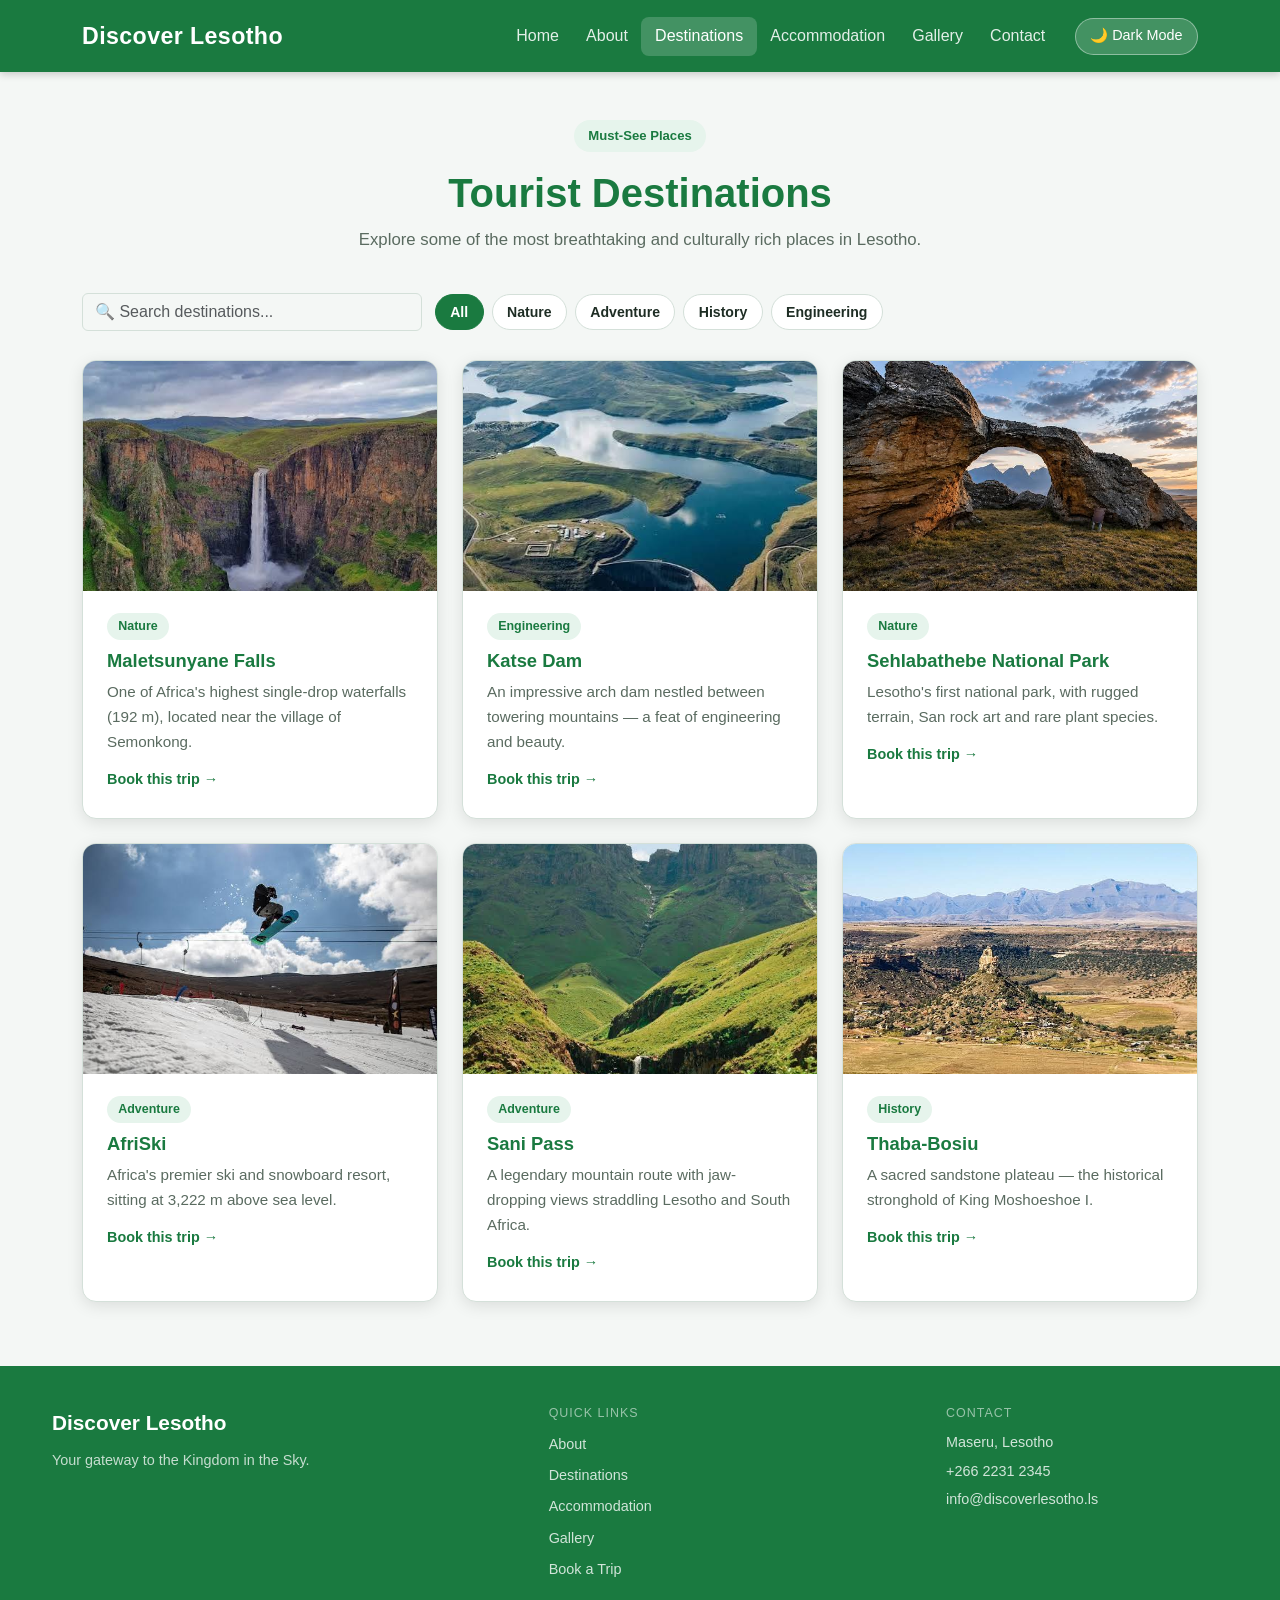
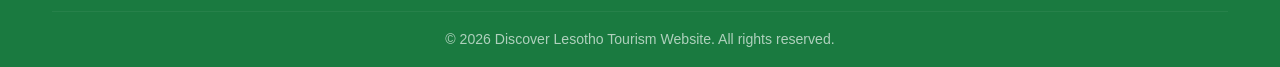
<file: destinations.html>
<!DOCTYPE html>
<html lang="en" data-theme="light">
<head>
    <meta charset="UTF-8">
    <meta name="viewport" content="width=device-width, initial-scale=1.0">
    <title>Tourist Destinations - Discover Lesotho</title>
    <link href="https://cdn.jsdelivr.net/npm/bootstrap@5.3.3/dist/css/bootstrap.min.css" rel="stylesheet">
    <link rel="stylesheet" href="style.css">
</head>
<body>

<header>
<nav class="navbar navbar-expand-lg navbar-dark">
    <div class="container">
        <a class="navbar-brand" href="index.html"> Discover Lesotho</a>
        <button class="navbar-toggler" data-bs-toggle="collapse" data-bs-target="#menu">
            <span class="navbar-toggler-icon"></span>
        </button>
        <div class="collapse navbar-collapse" id="menu">
            <ul class="navbar-nav ms-auto me-3">
                <li class="nav-item"><a class="nav-link" href="index.html">Home</a></li>
                <li class="nav-item"><a class="nav-link" href="about.html">About</a></li>
                <li class="nav-item"><a class="nav-link active" href="destinations.html">Destinations</a></li>
                <li class="nav-item"><a class="nav-link" href="accommodation.html">Accommodation</a></li>
                <li class="nav-item"><a class="nav-link" href="gallery.html">Gallery</a></li>
                <li class="nav-item"><a class="nav-link" href="contact.html">Contact</a></li>
            </ul>
            <button id="darkToggle">🌙 Dark Mode</button>
        </div>
    </div>
</nav>
</header>

<main class="container my-5">
    <div class="section-header reveal">
        <span class="badge-pill">Must-See Places</span>
        <h1>Tourist Destinations</h1>
        <p>Explore some of the most breathtaking and culturally rich places in Lesotho.</p>
    </div>

    <!-- SEARCH + FILTER -->
    <div class="dest-controls reveal">
        <input type="search" id="searchBox" class="form-control dest-search"
               placeholder="🔍 Search destinations..." aria-label="Search destinations">
        <div class="filter-btns" role="group" aria-label="Filter by category">
            <button class="filter-btn active" data-filter="all">All</button>
            <button class="filter-btn" data-filter="nature"> Nature</button>
            <button class="filter-btn" data-filter="adventure"> Adventure</button>
            <button class="filter-btn" data-filter="history"> History</button>
            <button class="filter-btn" data-filter="engineering"> Engineering</button>
        </div>
    </div>

    <div class="row g-4" id="destinationList">

        <div class="col-md-4 destination" data-category="nature">
            <article class="card">
                <img src="maletsunyane.jpeg?w=600"
                     class="card-img-top" alt="Maletsunyane Falls" loading="lazy">
                <div class="card-body">
                    <span class="card-tag"> Nature</span>
                    <h3>Maletsunyane Falls</h3>
                    <p>One of Africa's highest single-drop waterfalls (192 m), located near the village of Semonkong.</p>
                    <a href="contact.html" class="card-link">Book this trip →</a>
                </div>
            </article>
        </div>

        <div class="col-md-4 destination" data-category="engineering">
            <article class="card">
                <img src="katsedam.jpeg?w=600"
                     class="card-img-top" alt="Katse Dam" loading="lazy">
                <div class="card-body">
                    <span class="card-tag"> Engineering</span>
                    <h3>Katse Dam</h3>
                    <p>An impressive arch dam nestled between towering mountains — a feat of engineering and beauty.</p>
                    <a href="contact.html" class="card-link">Book this trip →</a>
                </div>
            </article>
        </div>

        <div class="col-md-4 destination" data-category="nature">
            <article class="card">
                <img src="thebe.jpeg?w=600"
                     class="card-img-top" alt="Sehlabathebe National Park" loading="lazy">
                <div class="card-body">
                    <span class="card-tag"> Nature</span>
                    <h3>Sehlabathebe National Park</h3>
                    <p>Lesotho's first national park, with rugged terrain, San rock art and rare plant species.</p>
                    <a href="contact.html" class="card-link">Book this trip →</a>
                </div>
            </article>
        </div>

        <div class="col-md-4 destination" data-category="adventure">
            <article class="card">
                <img src="ski.jpeg?w=600"
                     class="card-img-top" alt="AfriSki mountain resort" loading="lazy">
                <div class="card-body">
                    <span class="card-tag"> Adventure</span>
                    <h3>AfriSki</h3>
                    <p>Africa's premier ski and snowboard resort, sitting at 3,222 m above sea level.</p>
                    <a href="contact.html" class="card-link">Book this trip →</a>
                </div>
            </article>
        </div>

        <div class="col-md-4 destination" data-category="adventure">
            <article class="card">
                <img src="sanipass.jpeg?w=600"
                     class="card-img-top" alt="Sani Pass trail" loading="lazy">
                <div class="card-body">
                    <span class="card-tag"> Adventure</span>
                    <h3>Sani Pass</h3>
                    <p>A legendary mountain route with jaw-dropping views straddling Lesotho and South Africa.</p>
                    <a href="contact.html" class="card-link">Book this trip →</a>
                </div>
            </article>
        </div>

        <div class="col-md-4 destination" data-category="history">
            <article class="card">
                <img src="thaba.jpeg?w=600"
                     class="card-img-top" alt="Thaba-Bosiu" loading="lazy">
                <div class="card-body">
                    <span class="card-tag"> History</span>
                    <h3>Thaba-Bosiu</h3>
                    <p>A sacred sandstone plateau — the historical stronghold of King Moshoeshoe I.</p>
                    <a href="contact.html" class="card-link">Book this trip →</a>
                </div>
            </article>
        </div>

    </div>

    
    <p id="noResults" class="text-center text-muted mt-4" style="display:none;">
        No destinations match your search. <button class="btn btn-sm btn-outline-success ms-2" onclick="clearSearch()">Clear</button>
    </p>
</main>


<button id="backToTop" title="Back to top">↑</button>

<footer>
    <div class="container footer-inner">
        <div class="row g-3 justify-content-between align-items-start">
            <div class="col-md-4">
                <div class="footer-brand"> Discover Lesotho</div>
                <p class="footer-desc">Your gateway to the Kingdom in the Sky.</p>
            </div>
            <div class="col-md-3">
                <h6 class="footer-heading">Quick Links</h6>
                <ul class="footer-links">
                    <li><a href="about.html">About</a></li>
                    <li><a href="destinations.html">Destinations</a></li>
                    <li><a href="accommodation.html">Accommodation</a></li>
                    <li><a href="gallery.html">Gallery</a></li>
                    <li><a href="contact.html">Book a Trip</a></li>
                </ul>
            </div>
            <div class="col-md-3">
                <h6 class="footer-heading">Contact</h6>
                <p class="footer-contact"> Maseru, Lesotho</p>
                <p class="footer-contact"> +266 2231 2345</p>
                <p class="footer-contact"> info@discoverlesotho.ls</p>
            </div>
        </div>
        <hr class="footer-divider">
        <p class="footer-copy">&copy; 2026 Discover Lesotho Tourism Website. All rights reserved.</p>
    </div>
</footer>

<script src="https://cdn.jsdelivr.net/npm/bootstrap@5.3.3/dist/js/bootstrap.bundle.min.js"></script>
<script src="script.js"></script>
</body>
</html>
</file>
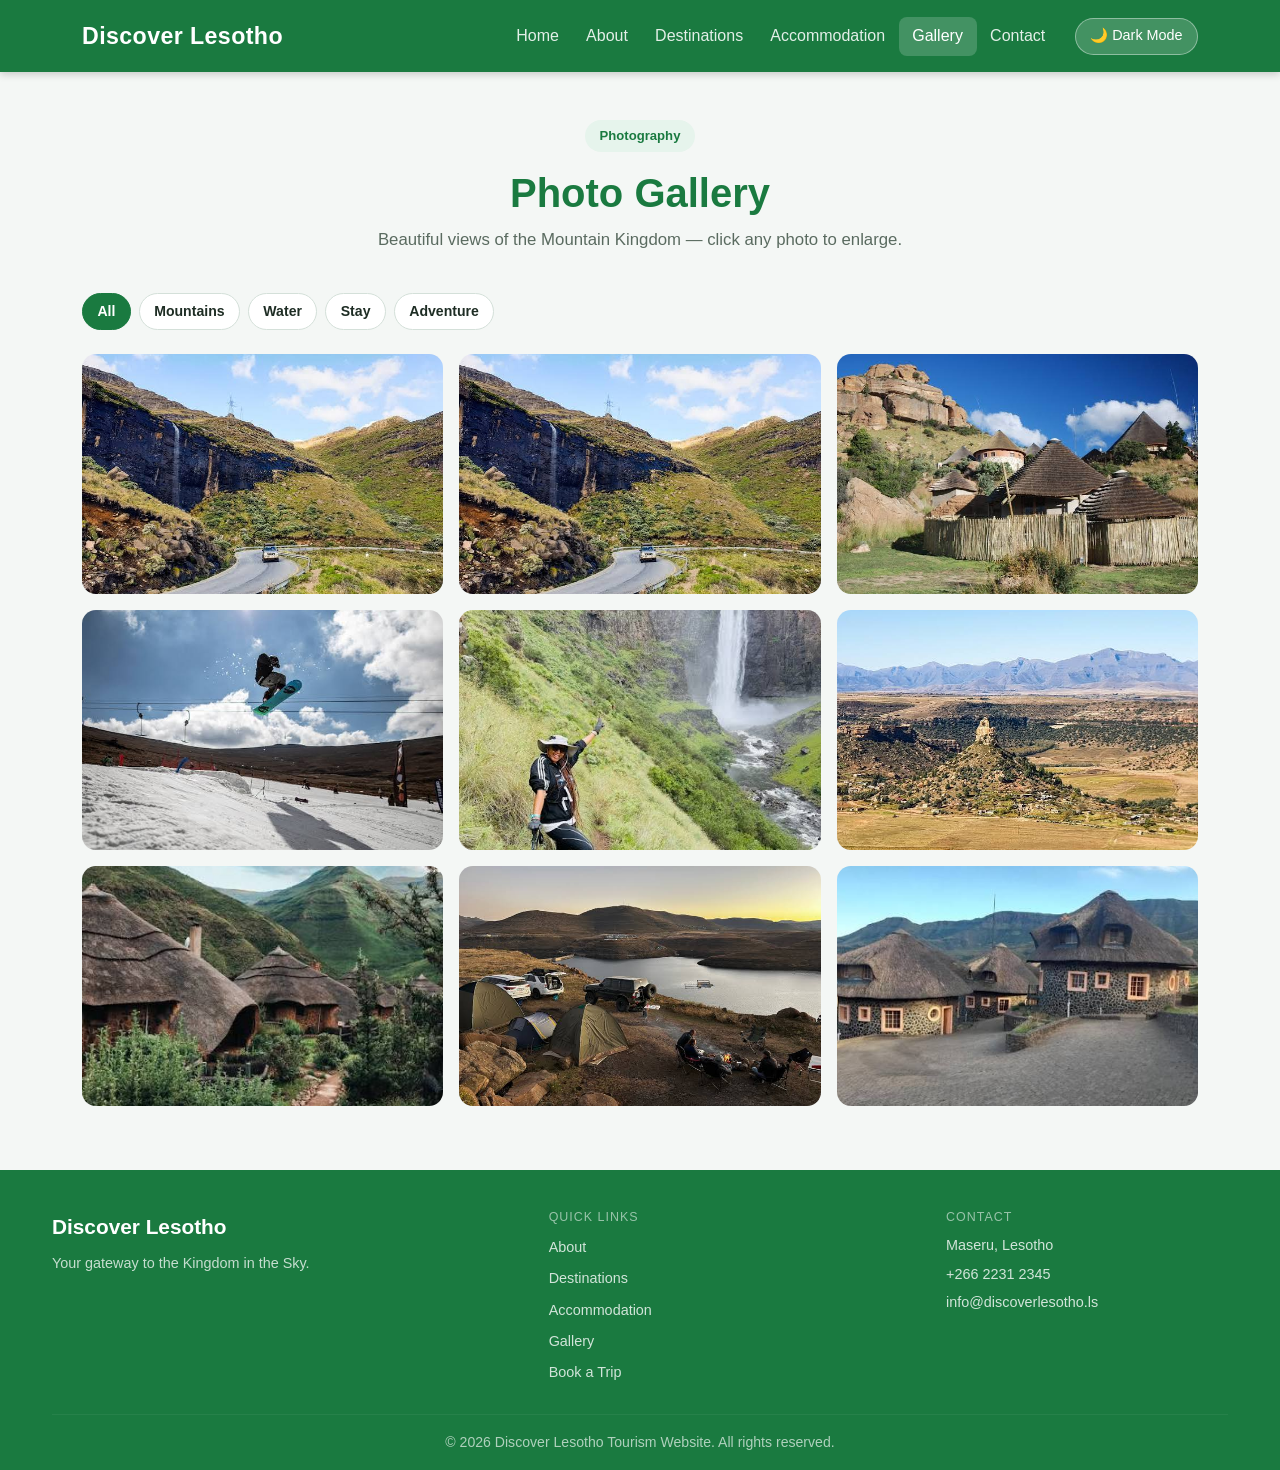
<file: gallery.html>
<!DOCTYPE html>
<html lang="en" data-theme="light">
<head>
    <meta charset="UTF-8">
    <meta name="viewport" content="width=device-width, initial-scale=1.0">
    <title>Photo Gallery - Discover Lesotho</title>
    <link href="https://cdn.jsdelivr.net/npm/bootstrap@5.3.3/dist/css/bootstrap.min.css" rel="stylesheet">
    <link rel="stylesheet" href="style.css">
</head>
<body>

<header>
<nav class="navbar navbar-expand-lg navbar-dark">
    <div class="container">
        <a class="navbar-brand" href="index.html"> Discover Lesotho</a>
        <button class="navbar-toggler" data-bs-toggle="collapse" data-bs-target="#menu">
            <span class="navbar-toggler-icon"></span>
        </button>
        <div class="collapse navbar-collapse" id="menu">
            <ul class="navbar-nav ms-auto me-3">
                <li class="nav-item"><a class="nav-link" href="index.html">Home</a></li>
                <li class="nav-item"><a class="nav-link" href="about.html">About</a></li>
                <li class="nav-item"><a class="nav-link" href="destinations.html">Destinations</a></li>
                <li class="nav-item"><a class="nav-link" href="accommodation.html">Accommodation</a></li>
                <li class="nav-item"><a class="nav-link active" href="gallery.html">Gallery</a></li>
                <li class="nav-item"><a class="nav-link" href="contact.html">Contact</a></li>
            </ul>
            <button id="darkToggle">🌙 Dark Mode</button>
        </div>
    </div>
</nav>
</header>

<main class="container my-5">
    <div class="section-header reveal">
        <span class="badge-pill">Photography</span>
        <h1>Photo Gallery</h1>
        <p>Beautiful views of the Mountain Kingdom — click any photo to enlarge.</p>
    </div>

    
    <div class="filter-btns reveal mb-4">
        <button class="filter-btn active" data-filter="all">All</button>
        <button class="filter-btn" data-filter="mountains"> Mountains</button>
        <button class="filter-btn" data-filter="water"> Water</button>
        <button class="filter-btn" data-filter="accommodation"> Stay</button>
        <button class="filter-btn" data-filter="adventure"> Adventure</button>
    </div>

    <div class="row g-3" id="galleryGrid">
        <div class="col-md-4 col-6 gallery-item reveal" data-category="mountains">
            <div class="gallery-wrap">
                <img src="highlands.jpeg?w=700"
                     class="gallery-image" alt="Mountain landscape" onclick="showImage(this.src, 'Mountain Landscape')" loading="lazy">
                <div class="gallery-caption">Mountain Landscape</div>
            </div>
        </div>
        <div class="col-md-4 col-6 gallery-item reveal" data-category="water">
            <div class="gallery-wrap">
                <img src="highlands.jpeg?w=700"
                     class="gallery-image" alt="Beautiful lake and mountains" onclick="showImage(this.src, 'Highland Lake')" loading="lazy">
                <div class="gallery-caption">Highland Lake</div>
            </div>
        </div>
        <div class="col-md-4 col-6 gallery-item reveal" data-category="mountains">
            <div class="gallery-wrap">
                <img src="basotho.jpeg?w=700"
                     class="gallery-image" alt="Natural valley scenery" onclick="showImage(this.src, 'Valley Scenery')" loading="lazy">
                <div class="gallery-caption">Valley Scenery</div>
            </div>
        </div>
        <div class="col-md-4 col-6 gallery-item reveal" data-category="adventure">
            <div class="gallery-wrap">
                <img src="ski.jpeg?w=700"
                     class="gallery-image" alt="Snow-capped mountains at AfriSki" onclick="showImage(this.src, 'AfriSki Resort')" loading="lazy">
                <div class="gallery-caption">AfriSki Resort</div>
            </div>
        </div>
        <div class="col-md-4 col-6 gallery-item reveal" data-category="adventure">
            <div class="gallery-wrap">
                <img src="hiking.jpeg?w=700"
                     class="gallery-image" alt="Mountain hiking trail" onclick="showImage(this.src, 'Hiking Trail')" loading="lazy">
                <div class="gallery-caption">Hiking Trail</div>
            </div>
        </div>
        <div class="col-md-4 col-6 gallery-item reveal" data-category="mountains">
            <div class="gallery-wrap">
                <img src="thaba.jpeg?w=700"
                     class="gallery-image" alt="Lush green forest plateau" onclick="showImage(this.src, 'Highland Forest')" loading="lazy">
                <div class="gallery-caption">Highland Forest</div>
            </div>
        </div>
        <div class="col-md-4 col-6 gallery-item reveal" data-category="accommodation">
            <div class="gallery-wrap">
                <img src="lesotho.jpeg?w=700"
                     class="gallery-image" alt="Mountain lodge" onclick="showImage(this.src, 'Mountain Lodge')" loading="lazy">
                <div class="gallery-caption">Mountain Lodge</div>
            </div>
        </div>
        <div class="col-md-4 col-6 gallery-item reveal" data-category="accommodation">
            <div class="gallery-wrap">
                <img src="camping.jpeg?w=700"
                     class="gallery-image" alt="Camping under the stars" onclick="showImage(this.src, 'Starry Camping')" loading="lazy">
                <div class="gallery-caption">Starry Camping</div>
            </div>
        </div>
        <div class="col-md-4 col-6 gallery-item reveal" data-category="accommodation">
            <div class="gallery-wrap">
                <img src="hotel.jpeg?w=700"
                     class="gallery-image" alt="Cosy hotel room" onclick="showImage(this.src, 'Hotel Room')" loading="lazy">
                <div class="gallery-caption">Hotel Room</div>
            </div>
        </div>
    </div>

    
    <div id="imageModal" class="image-modal" onclick="closeImage()">
        <span class="close-modal" title="Close">&times;</span>
        <div class="modal-inner" onclick="event.stopPropagation()">
            <img id="previewImage" alt="Selected gallery photograph">
            <p id="previewCaption" class="modal-caption"></p>
            <div class="modal-nav">
                <button class="modal-nav-btn" id="prevBtn" onclick="navigateGallery(-1)">‹</button>
                <button class="modal-nav-btn" id="nextBtn" onclick="navigateGallery(1)">›</button>
            </div>
        </div>
    </div>
</main>


<button id="backToTop" title="Back to top">↑</button>

<footer>
    <div class="container footer-inner">
        <div class="row g-3 justify-content-between align-items-start">
            <div class="col-md-4">
                <div class="footer-brand">Discover Lesotho</div>
                <p class="footer-desc">Your gateway to the Kingdom in the Sky.</p>
            </div>
            <div class="col-md-3">
                <h6 class="footer-heading">Quick Links</h6>
                <ul class="footer-links">
                    <li><a href="about.html">About</a></li>
                    <li><a href="destinations.html">Destinations</a></li>
                    <li><a href="accommodation.html">Accommodation</a></li>
                    <li><a href="gallery.html">Gallery</a></li>
                    <li><a href="contact.html">Book a Trip</a></li>
                </ul>
            </div>
            <div class="col-md-3">
                <h6 class="footer-heading">Contact</h6>
                <p class="footer-contact"> Maseru, Lesotho</p>
                <p class="footer-contact"> +266 2231 2345</p>
                <p class="footer-contact">info@discoverlesotho.ls</p>
            </div>
        </div>
        <hr class="footer-divider">
        <p class="footer-copy">&copy; 2026 Discover Lesotho Tourism Website. All rights reserved.</p>
    </div>
</footer>

<script src="https://cdn.jsdelivr.net/npm/bootstrap@5.3.3/dist/js/bootstrap.bundle.min.js"></script>
<script src="script.js"></script>
</body>
</html>
</file>
<file: style.css>
/* ===== BASE & RESET ===== */
*, *::before, *::after { box-sizing: border-box; }

:root {
    --green:       #1a7a40;
    --green-dark:  #145e30;
    --green-light: #e6f4ec;
    --accent:      #f5a623;
    --bg:          #f4f7f5;
    --surface:     #ffffff;
    --text:        #1e2d24;
    --muted:       #5a6b60;
    --border:      #d4e0d9;
    --shadow:      0 4px 16px rgba(0,0,0,.10);
    --shadow-lg:   0 12px 40px rgba(0,0,0,.14);
    --radius:      14px;
    --transition:  .3s ease;
}

/* ===== DARK MODE VARIABLES ===== */
[data-theme="dark"] {
    --bg:      #0f1a14;
    --surface: #1a2b20;
    --text:    #e2ede6;
    --muted:   #8fa898;
    --border:  #2a3d30;
    --shadow:  0 4px 16px rgba(0,0,0,.40);
    --shadow-lg: 0 12px 40px rgba(0,0,0,.50);
    --green-light: #1a2b20;
}

/* ===== GLOBAL ===== */
html { scroll-behavior: smooth; }

body {
    font-family: 'Segoe UI', Arial, sans-serif;
    background-color: var(--bg);
    color: var(--text);
    margin: 0;
    transition: background-color var(--transition), color var(--transition);
    line-height: 1.65;
}

a { color: var(--green); }
a:hover { color: var(--green-dark); }

h1, h2, h3 {
    color: var(--green);
    font-weight: 700;
    line-height: 1.25;
}

[data-theme="dark"] h1,
[data-theme="dark"] h2,
[data-theme="dark"] h3 { color: #6ed49a; }

/* ===== NAVBAR ===== */
.navbar {
    background-color: var(--green) !important;
    box-shadow: 0 2px 8px rgba(0,0,0,.2);
    padding: .75rem 1rem;
    transition: background-color var(--transition);
    position: sticky;
    top: 0;
    z-index: 1000;
}

[data-theme="dark"] .navbar { background-color: #0d1f12 !important; }

.navbar-brand {
    font-size: 1.45rem;
    font-weight: 800;
    letter-spacing: .4px;
    color: #fff !important;
}

.nav-link {
    font-weight: 500;
    padding: .4rem .85rem !important;
    border-radius: 8px;
    transition: background var(--transition), color var(--transition);
    color: rgba(255,255,255,.88) !important;
}

.nav-link:hover, .nav-link.active {
    background: rgba(255,255,255,.18) !important;
    color: #fff !important;
}

/* ===== DARK MODE TOGGLE ===== */
#darkToggle {
    background: rgba(255,255,255,.18);
    border: 1.5px solid rgba(255,255,255,.4);
    color: #fff;
    border-radius: 20px;
    padding: .35rem .9rem;
    font-size: .9rem;
    cursor: pointer;
    transition: background var(--transition);
    display: flex;
    align-items: center;
    gap: .4rem;
    white-space: nowrap;
}
#darkToggle:hover { background: rgba(255,255,255,.30); }

/* ===== HERO ===== */
.hero {
    background: linear-gradient(rgba(0,0,0,.50), rgba(0,0,0,.50)),
                url("https://images.unsplash.com/photo-1464822759023-fed622ff2c3b?w=1600") center/cover no-repeat;
    color: #fff;
    padding: 160px 20px 120px;
    text-align: center;
}

.hero h1 {
    font-size: clamp(2.2rem, 6vw, 3.8rem);
    color: #fff;
    text-shadow: 0 2px 10px rgba(0,0,0,.4);
    margin-bottom: .5rem;
}

.hero p {
    font-size: clamp(1.1rem, 2.5vw, 1.4rem);
    opacity: .92;
    margin-bottom: 1.8rem;
}

.hero .btn { padding: .75rem 2rem; font-size: 1.05rem; border-radius: 50px; }

/* ===== CARDS ===== */
.card {
    background: var(--surface);
    border: 1px solid var(--border);
    border-radius: var(--radius);
    overflow: hidden;
    box-shadow: var(--shadow);
    transition: transform var(--transition), box-shadow var(--transition),
                background-color var(--transition), border-color var(--transition);
    height: 100%;
}

.card:hover {
    transform: translateY(-8px);
    box-shadow: var(--shadow-lg);
}

.card img { height: 230px; object-fit: cover; width: 100%; display: block; }

.card-body { padding: 1.3rem 1.5rem 1.6rem; }
.card-body h3 { font-size: 1.15rem; margin-bottom: .4rem; }
.card-body p  { font-size: .95rem; color: var(--muted); margin: 0 0 .6rem; }

/* Card tag / category label */
.card-tag {
    display: inline-block;
    background: var(--green-light);
    color: var(--green);
    border-radius: 20px;
    padding: .2rem .7rem;
    font-size: .78rem;
    font-weight: 600;
    margin-bottom: .6rem;
}
[data-theme="dark"] .card-tag { background: #1f3828; color: #6ed49a; }

/* Card link */
.card-link {
    font-size: .9rem;
    font-weight: 600;
    color: var(--green);
    text-decoration: none;
    display: inline-block;
    margin-top: .3rem;
    transition: color var(--transition);
}
.card-link:hover { color: var(--green-dark); text-decoration: underline; }

/* ===== SECTION HEADERS ===== */
.section-header { text-align: center; margin-bottom: 2.5rem; }
.section-header p { color: var(--muted); font-size: 1.05rem; max-width: 580px; margin: .5rem auto 0; }

/* ===== GALLERY ===== */
.gallery-wrap {
    position: relative;
    overflow: hidden;
    border-radius: var(--radius);
    cursor: pointer;
}

.gallery-image {
    width: 100%;
    height: 240px;
    object-fit: cover;
    display: block;
    transition: opacity var(--transition), transform var(--transition);
}
.gallery-wrap:hover .gallery-image { opacity: .82; transform: scale(1.05); }

.gallery-caption {
    position: absolute;
    bottom: 0;
    left: 0;
    right: 0;
    background: linear-gradient(transparent, rgba(0,0,0,.72));
    color: #fff;
    font-size: .88rem;
    font-weight: 600;
    padding: 1.5rem .9rem .6rem;
    transform: translateY(100%);
    transition: transform var(--transition);
}
.gallery-wrap:hover .gallery-caption { transform: translateY(0); }

/* Gallery filter hidden */
.gallery-item.hidden { display: none; }

/* ===== IMAGE MODAL ===== */
.image-modal {
    display: none;
    position: fixed;
    z-index: 1050;
    inset: 0;
    background: rgba(0,0,0,.92);
    justify-content: center;
    align-items: center;
    padding: 30px;
}
.image-modal img { max-width: 92%; max-height: 76vh; border-radius: 10px; display: block; margin: 0 auto; }
.close-modal {
    position: absolute;
    top: 18px; right: 30px;
    color: #fff;
    font-size: 2.4rem;
    cursor: pointer;
    line-height: 1;
    opacity: .8;
    transition: opacity .2s;
}
.close-modal:hover { opacity: 1; }

.modal-inner { text-align: center; max-width: 90vw; }
.modal-caption {
    color: rgba(255,255,255,.8);
    margin-top: .8rem;
    font-size: 1rem;
}

.modal-nav { margin-top: .8rem; display: flex; justify-content: center; gap: 1rem; }
.modal-nav-btn {
    background: rgba(255,255,255,.2);
    border: 1px solid rgba(255,255,255,.4);
    color: #fff;
    font-size: 1.8rem;
    width: 48px;
    height: 48px;
    border-radius: 50%;
    cursor: pointer;
    display: flex;
    align-items: center;
    justify-content: center;
    transition: background var(--transition);
    line-height: 1;
}
.modal-nav-btn:hover { background: rgba(255,255,255,.35); }

/* ===== FORM ===== */
form {
    background: var(--surface);
    padding: 2rem 2.2rem;
    border-radius: var(--radius);
    box-shadow: var(--shadow);
    border: 1px solid var(--border);
    transition: background-color var(--transition), border-color var(--transition);
}

.form-control, .form-select {
    background-color: var(--bg);
    color: var(--text);
    border-color: var(--border);
    transition: background-color var(--transition), color var(--transition), border-color var(--transition);
}

.form-control:focus, .form-select:focus {
    background-color: var(--bg);
    color: var(--text);
    border-color: var(--green);
    box-shadow: 0 0 0 .22rem rgba(26,122,64,.25);
}

.form-label { font-weight: 600; color: var(--text); }

/* ===== ABOUT PAGE ===== */
.about-img { border-radius: var(--radius); box-shadow: var(--shadow); }
.facts-list { list-style: none; padding: 0; }
.facts-list li {
    padding: .5rem 0;
    border-bottom: 1px solid var(--border);
    display: flex;
    align-items: center;
    gap: .6rem;
}
.facts-list li::before { content: "✦"; color: var(--green); font-size: .8rem; }

/* ===== TIMELINE ===== */
.timeline {
    position: relative;
    padding-left: 2.5rem;
    margin-top: 1rem;
}
.timeline::before {
    content: "";
    position: absolute;
    left: 10px;
    top: 0;
    bottom: 0;
    width: 2px;
    background: linear-gradient(to bottom, var(--green), var(--accent));
    border-radius: 2px;
}
.timeline-item {
    position: relative;
    margin-bottom: 2rem;
}
.timeline-dot {
    position: absolute;
    left: -2.08rem;
    top: .3rem;
    width: 14px;
    height: 14px;
    border-radius: 50%;
    background: var(--green);
    border: 3px solid var(--bg);
    box-shadow: 0 0 0 2px var(--green);
}
.timeline-year {
    display: inline-block;
    background: var(--green);
    color: #fff;
    font-size: .78rem;
    font-weight: 700;
    padding: .2rem .65rem;
    border-radius: 20px;
    margin-bottom: .4rem;
}
.timeline-content h4 { color: var(--green); font-size: 1rem; margin-bottom: .3rem; }
[data-theme="dark"] .timeline-content h4 { color: #6ed49a; }
.timeline-content p { color: var(--muted); font-size: .95rem; margin: 0; }

/* ===== CULTURE SECTION ===== */
.culture-section {
    background: var(--green-light);
    padding: 3.5rem 0;
    margin: 3rem 0 0;
    transition: background var(--transition);
}
[data-theme="dark"] .culture-section { background: #131e16; }
.culture-card {
    background: var(--surface);
    border-radius: var(--radius);
    padding: 1.8rem 1.5rem;
    text-align: center;
    box-shadow: var(--shadow);
    border: 1px solid var(--border);
    transition: transform var(--transition), box-shadow var(--transition),
                background var(--transition), border-color var(--transition);
    height: 100%;
}
.culture-card:hover { transform: translateY(-6px); box-shadow: var(--shadow-lg); }
.culture-icon { font-size: 2.2rem; margin-bottom: .8rem; }
.culture-card h4 { color: var(--green); font-size: 1.1rem; margin-bottom: .4rem; }
[data-theme="dark"] .culture-card h4 { color: #6ed49a; }
.culture-card p { color: var(--muted); font-size: .95rem; margin: 0; }

/* ===== ACTIVITIES LIST ===== */
.activities-list { list-style: none; padding: 0; }
.activities-list li {
    padding: .55rem 0;
    border-bottom: 1px solid var(--border);
    display: flex; align-items: center; gap: .6rem;
}
.activities-list li::before { content: "🏔"; font-size: .9rem; }

/* ===== ACCOMMODATION CARDS ===== */
.accom-meta {
    display: flex;
    justify-content: space-between;
    align-items: center;
    margin-bottom: .5rem;
}
.price-badge {
    background: var(--accent);
    color: #fff;
    font-size: .78rem;
    font-weight: 700;
    padding: .2rem .6rem;
    border-radius: 20px;
}
.accom-stars { color: #f5a623; font-size: 1rem; margin-bottom: .4rem; }
.accom-amenities {
    list-style: none;
    padding: 0;
    margin: .6rem 0 0;
    font-size: .88rem;
    color: var(--muted);
}
.accom-amenities li { padding: .2rem 0; }

/* ===== SEASON CARDS ===== */
.season-card {
    background: var(--surface);
    border: 1px solid var(--border);
    border-radius: var(--radius);
    padding: 1.4rem;
    text-align: center;
    transition: transform var(--transition), box-shadow var(--transition),
                background var(--transition), border-color var(--transition);
    height: 100%;
}
.season-card:hover { transform: translateY(-5px); box-shadow: var(--shadow); }
.season-card--highlight {
    border-color: var(--green);
    background: var(--green-light);
}
[data-theme="dark"] .season-card--highlight { background: #1a2b20; border-color: #2a4a32; }
.season-icon { font-size: 2rem; margin-bottom: .6rem; }
.season-card h5 { color: var(--green); font-size: .97rem; margin-bottom: .4rem; }
[data-theme="dark"] .season-card h5 { color: #6ed49a; }
.season-card p { color: var(--muted); font-size: .88rem; margin: 0; }

/* ===== DESTINATION CONTROLS ===== */
.dest-controls {
    display: flex;
    flex-wrap: wrap;
    gap: .8rem;
    align-items: center;
    margin-bottom: 1.8rem;
}
.dest-search { max-width: 340px; }

/* ===== FILTER BUTTONS ===== */
.filter-btns {
    display: flex;
    flex-wrap: wrap;
    gap: .5rem;
}
.filter-btn {
    background: var(--surface);
    border: 1.5px solid var(--border);
    color: var(--text);
    border-radius: 20px;
    padding: .35rem .9rem;
    font-size: .88rem;
    font-weight: 600;
    cursor: pointer;
    transition: all var(--transition);
}
.filter-btn:hover {
    border-color: var(--green);
    color: var(--green);
}
.filter-btn.active {
    background: var(--green);
    border-color: var(--green);
    color: #fff;
}

/* Hidden destination */
.destination.hidden,
.gallery-item.hidden { display: none; }

/* ===== WHY VISIT BANNER ===== */
.why-banner {
    background: linear-gradient(135deg, var(--green-dark), var(--green));
    color: #fff;
    padding: 3.5rem 0;
    margin: 2rem 0;
}
.why-banner h2 { color: #fff; font-size: clamp(1.4rem, 3vw, 2rem); margin-bottom: 1.2rem; }
.why-list {
    list-style: none;
    padding: 0;
    margin: 0;
}
.why-list li {
    padding: .5rem 0;
    border-bottom: 1px solid rgba(255,255,255,.18);
    font-size: 1rem;
}
.why-list li:last-child { border-bottom: none; }
.why-sub { color: rgba(255,255,255,.75); font-size: .9rem; margin: 0; }

/* ===== TESTIMONIALS ===== */
.testimonial-card {
    background: var(--surface);
    border: 1px solid var(--border);
    border-radius: var(--radius);
    padding: 1.6rem;
    box-shadow: var(--shadow);
    height: 100%;
    transition: transform var(--transition), box-shadow var(--transition),
                background var(--transition), border-color var(--transition);
}
.testimonial-card:hover { transform: translateY(-6px); box-shadow: var(--shadow-lg); }
.testimonial-card .stars { color: #f5a623; font-size: 1.1rem; margin-bottom: .8rem; }
.testimonial-card p {
    color: var(--muted);
    font-size: .97rem;
    font-style: italic;
    margin-bottom: 1.2rem;
    line-height: 1.7;
}
.testimonial-author {
    display: flex;
    align-items: center;
    gap: .8rem;
}
.author-avatar {
    width: 42px;
    height: 42px;
    border-radius: 50%;
    background: var(--green);
    color: #fff;
    font-weight: 700;
    font-size: .88rem;
    display: flex;
    align-items: center;
    justify-content: center;
    flex-shrink: 0;
}
.testimonial-author strong { display: block; font-size: .97rem; color: var(--text); }
.testimonial-author span { font-size: .82rem; color: var(--muted); }

/* ===== CONTACT SIDEBAR ===== */
.contact-sidebar {
    background: var(--surface);
    border: 1px solid var(--border);
    border-radius: var(--radius);
    padding: 1.8rem;
    box-shadow: var(--shadow);
    transition: background var(--transition), border-color var(--transition);
}
.contact-sidebar h4 { color: var(--green); font-size: 1rem; margin-bottom: .3rem; }
[data-theme="dark"] .contact-sidebar h4 { color: #6ed49a; }
.contact-sidebar h5 { color: var(--green); font-size: .95rem; margin-bottom: .3rem; }
[data-theme="dark"] .contact-sidebar h5 { color: #6ed49a; }
.contact-sidebar p { font-size: .92rem; color: var(--muted); margin: 0; }
.contact-tips ul { list-style: none; padding: 0; margin: .4rem 0 0; }
.contact-tips ul li {
    font-size: .88rem;
    color: var(--muted);
    padding: .3rem 0;
    border-bottom: 1px solid var(--border);
}
.contact-tips ul li::before { content: "→ "; color: var(--green); font-weight: 700; }
.contact-tips ul li:last-child { border-bottom: none; }

/* ===== FOOTER ===== */
footer {
    background-color: var(--green) !important;
    color: #fff !important;
    padding: 2.5rem 0 1rem;
    margin-top: 4rem;
    transition: background-color var(--transition);
}
[data-theme="dark"] footer { background-color: #0d1f12 !important; }

.footer-inner { max-width: 1200px; }
.footer-brand { font-size: 1.3rem; font-weight: 800; color: #fff; margin-bottom: .5rem; }
.footer-desc { color: rgba(255,255,255,.75); font-size: .9rem; }
.footer-heading {
    color: rgba(255,255,255,.55);
    font-size: .78rem;
    text-transform: uppercase;
    letter-spacing: 1px;
    margin-bottom: .6rem;
}
.footer-links {
    list-style: none;
    padding: 0;
    margin: 0;
}
.footer-links li { margin-bottom: .3rem; }
.footer-links a {
    color: rgba(255,255,255,.8);
    text-decoration: none;
    font-size: .9rem;
    transition: color var(--transition);
}
.footer-links a:hover { color: #fff; }
.footer-contact { color: rgba(255,255,255,.8); font-size: .9rem; margin-bottom: .3rem; }
.footer-divider { border-color: rgba(255,255,255,.2); margin: 1.5rem 0 1rem; }
.footer-copy { color: rgba(255,255,255,.65); font-size: .88rem; text-align: center; margin: 0; }

/* ===== BADGE / PILL ===== */
.badge-pill {
    display: inline-block;
    background: var(--green-light);
    color: var(--green);
    border-radius: 50px;
    padding: .3rem .9rem;
    font-size: .82rem;
    font-weight: 600;
    margin-bottom: 1rem;
}
[data-theme="dark"] .badge-pill { background: #1f3828; color: #6ed49a; }

/* ===== STATS BAR ===== */
.stats-bar {
    background: var(--green);
    color: #fff;
    padding: 2rem 1rem;
    text-align: center;
}
[data-theme="dark"] .stats-bar { background: #0d1f12; }
.stat-item h3 { color: #fff; font-size: 2rem; margin: 0; }
.stat-item p  { margin: .2rem 0 0; opacity: .85; font-size: .92rem; }

/* ===== BACK TO TOP ===== */
#backToTop {
    position: fixed;
    bottom: 2rem;
    right: 2rem;
    width: 44px;
    height: 44px;
    border-radius: 50%;
    background: var(--green);
    color: #fff;
    border: none;
    font-size: 1.3rem;
    cursor: pointer;
    display: none;
    align-items: center;
    justify-content: center;
    box-shadow: 0 4px 14px rgba(0,0,0,.25);
    transition: background var(--transition), transform var(--transition);
    z-index: 999;
}
#backToTop:hover { background: var(--green-dark); transform: translateY(-3px); }
#backToTop.visible { display: flex; }

/* ===== SCROLL REVEAL ===== */
.reveal {
    opacity: 0;
    transform: translateY(28px);
    transition: opacity .55s ease, transform .55s ease;
}
.reveal.visible {
    opacity: 1;
    transform: translateY(0);
}

/* ===== AUTH PANEL (Sign In / Register) ===== */
.auth-panel {
    background: var(--surface);
    border: 1px solid var(--border);
    border-radius: var(--radius);
    box-shadow: var(--shadow);
    overflow: hidden;
    transition: background var(--transition), border-color var(--transition);
}

.auth-tabs {
    display: flex;
    border-bottom: 2px solid var(--border);
}

.auth-tab {
    flex: 1;
    padding: 1rem;
    font-size: 1rem;
    font-weight: 600;
    background: var(--bg);
    color: var(--muted);
    border: none;
    cursor: pointer;
    transition: background var(--transition), color var(--transition);
}
.auth-tab:hover { background: var(--green-light); color: var(--green); }
.auth-tab.active {
    background: var(--surface);
    color: var(--green);
    border-bottom: 3px solid var(--green);
    margin-bottom: -2px;
}
[data-theme="dark"] .auth-tab.active { color: #6ed49a; border-bottom-color: #6ed49a; }

.auth-pane {
    padding: 2rem 2.2rem;
}
@media (max-width: 576px) {
    .auth-pane { padding: 1.4rem 1.2rem; }
}

.auth-switch-hint {
    text-align: center;
    margin-top: 1.2rem;
    font-size: .9rem;
    color: var(--muted);
}
.auth-switch-hint a { font-weight: 600; }

/* Forgot password link */
.forgot-link { font-size: .88rem; color: var(--muted); text-decoration: underline; }
.forgot-link:hover { color: var(--green); }

/* Password show/hide wrapper */
.password-wrap {
    position: relative;
    display: flex;
    align-items: center;
}
.password-wrap .form-control { padding-right: 2.8rem; }
.pw-toggle {
    position: absolute;
    right: .6rem;
    background: none;
    border: none;
    cursor: pointer;
    font-size: 1.1rem;
    opacity: .55;
    transition: opacity var(--transition);
    padding: 0;
    line-height: 1;
}
.pw-toggle:hover { opacity: 1; }

/* Password strength meter */
.strength-bar {
    height: 5px;
    border-radius: 4px;
    background: var(--border);
    overflow: hidden;
}
.strength-fill {
    height: 100%;
    width: 0%;
    border-radius: 4px;
    transition: width .35s ease, background .35s ease;
}

/* Logged-in banner inside auth panel */
.logged-in-banner {
    display: flex;
    align-items: center;
    gap: 1rem;
    background: var(--green-light);
    border: 1px solid var(--border);
    border-radius: var(--radius);
    padding: 1.2rem 1.4rem;
    transition: background var(--transition), border-color var(--transition);
}
[data-theme="dark"] .logged-in-banner { background: #1a2b20; }
.logged-in-avatar {
    width: 52px;
    height: 52px;
    border-radius: 50%;
    background: var(--green);
    color: #fff;
    font-size: 1.1rem;
    font-weight: 700;
    display: flex;
    align-items: center;
    justify-content: center;
    flex-shrink: 0;
}
.logged-in-banner strong { color: var(--text); font-size: 1rem; }
.logged-in-banner p { margin: .15rem 0 0; color: var(--muted); font-size: .88rem; }

/* ===== RESPONSIVE ===== */
@media (max-width: 768px) {
    .hero { padding: 110px 15px 80px; }
    .gallery-image { height: 180px; }
    form { padding: 1.4rem 1.2rem; }
    .dest-controls { flex-direction: column; align-items: flex-start; }
    .dest-search { max-width: 100%; width: 100%; }
    .contact-sidebar { margin-top: 1rem; }
    .why-banner { text-align: center; }
    #backToTop { bottom: 1.2rem; right: 1.2rem; }
    .timeline { padding-left: 2rem; }
}
</file>
